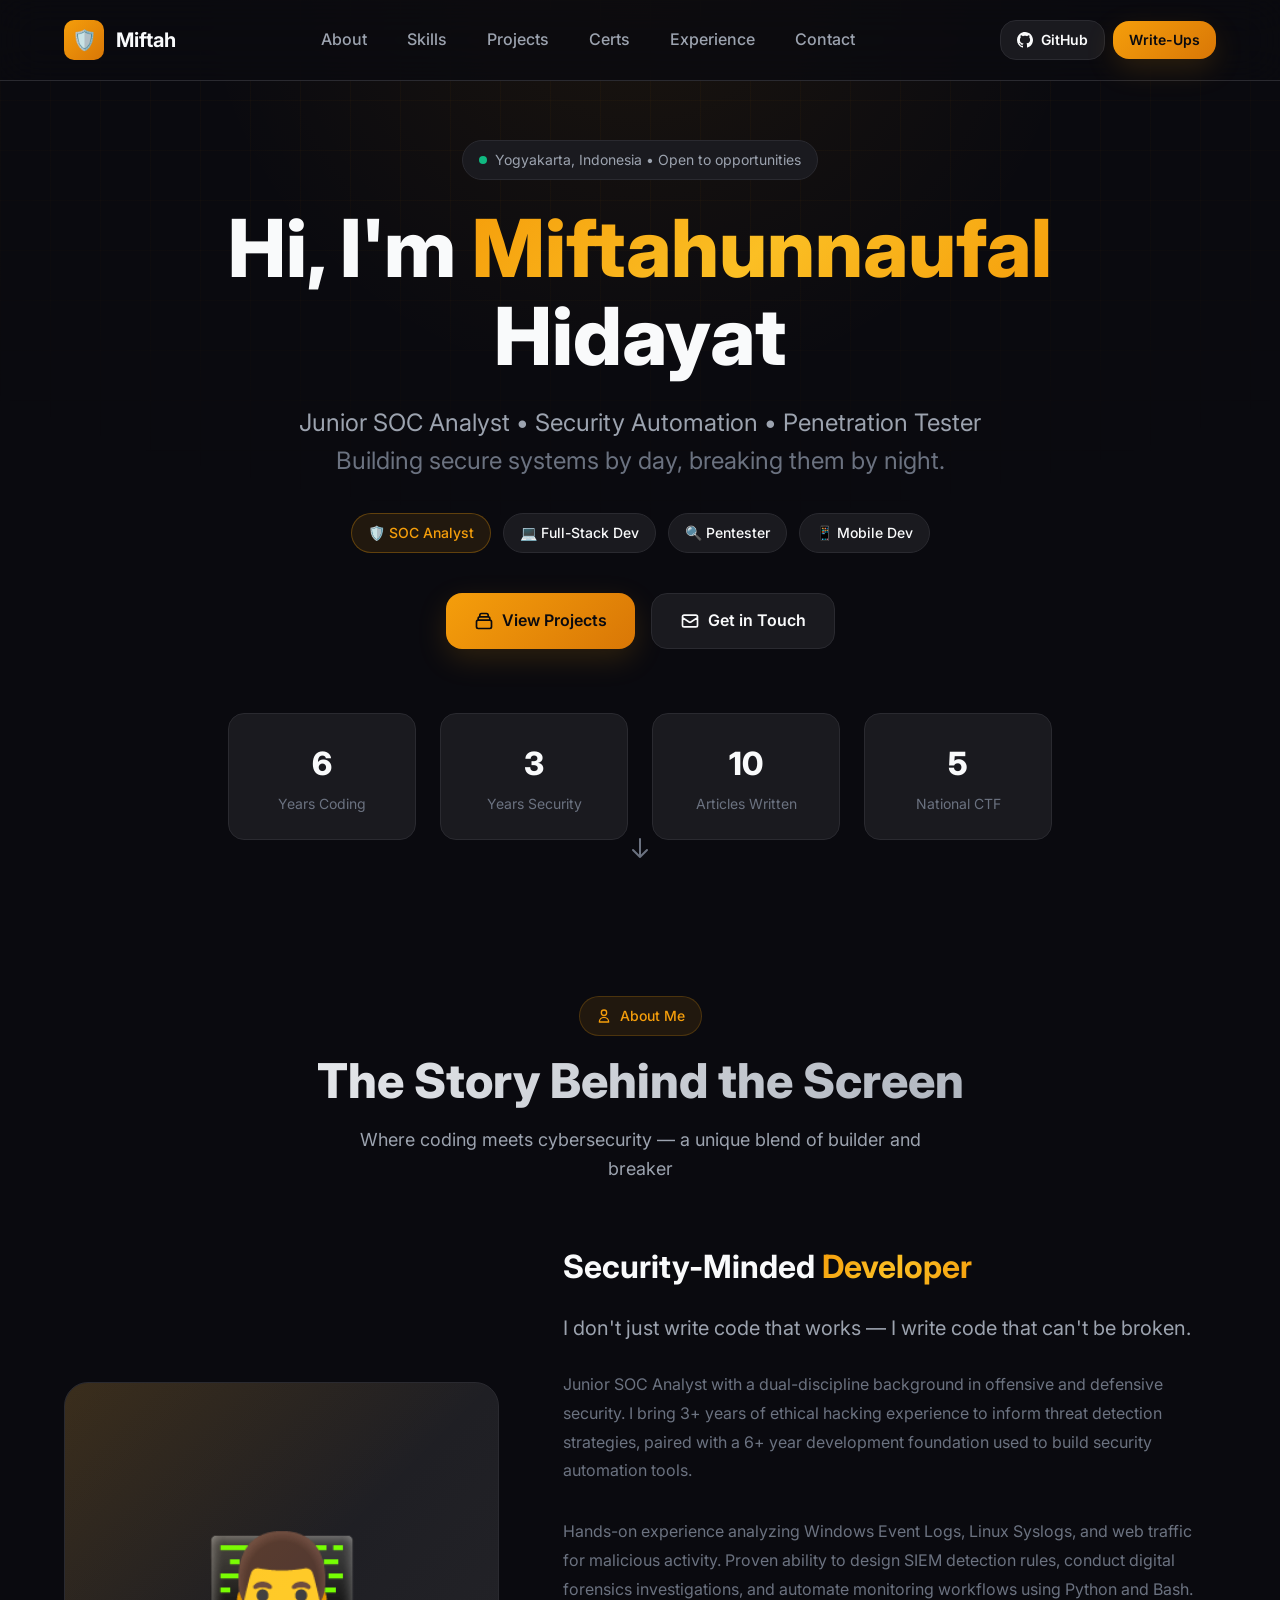
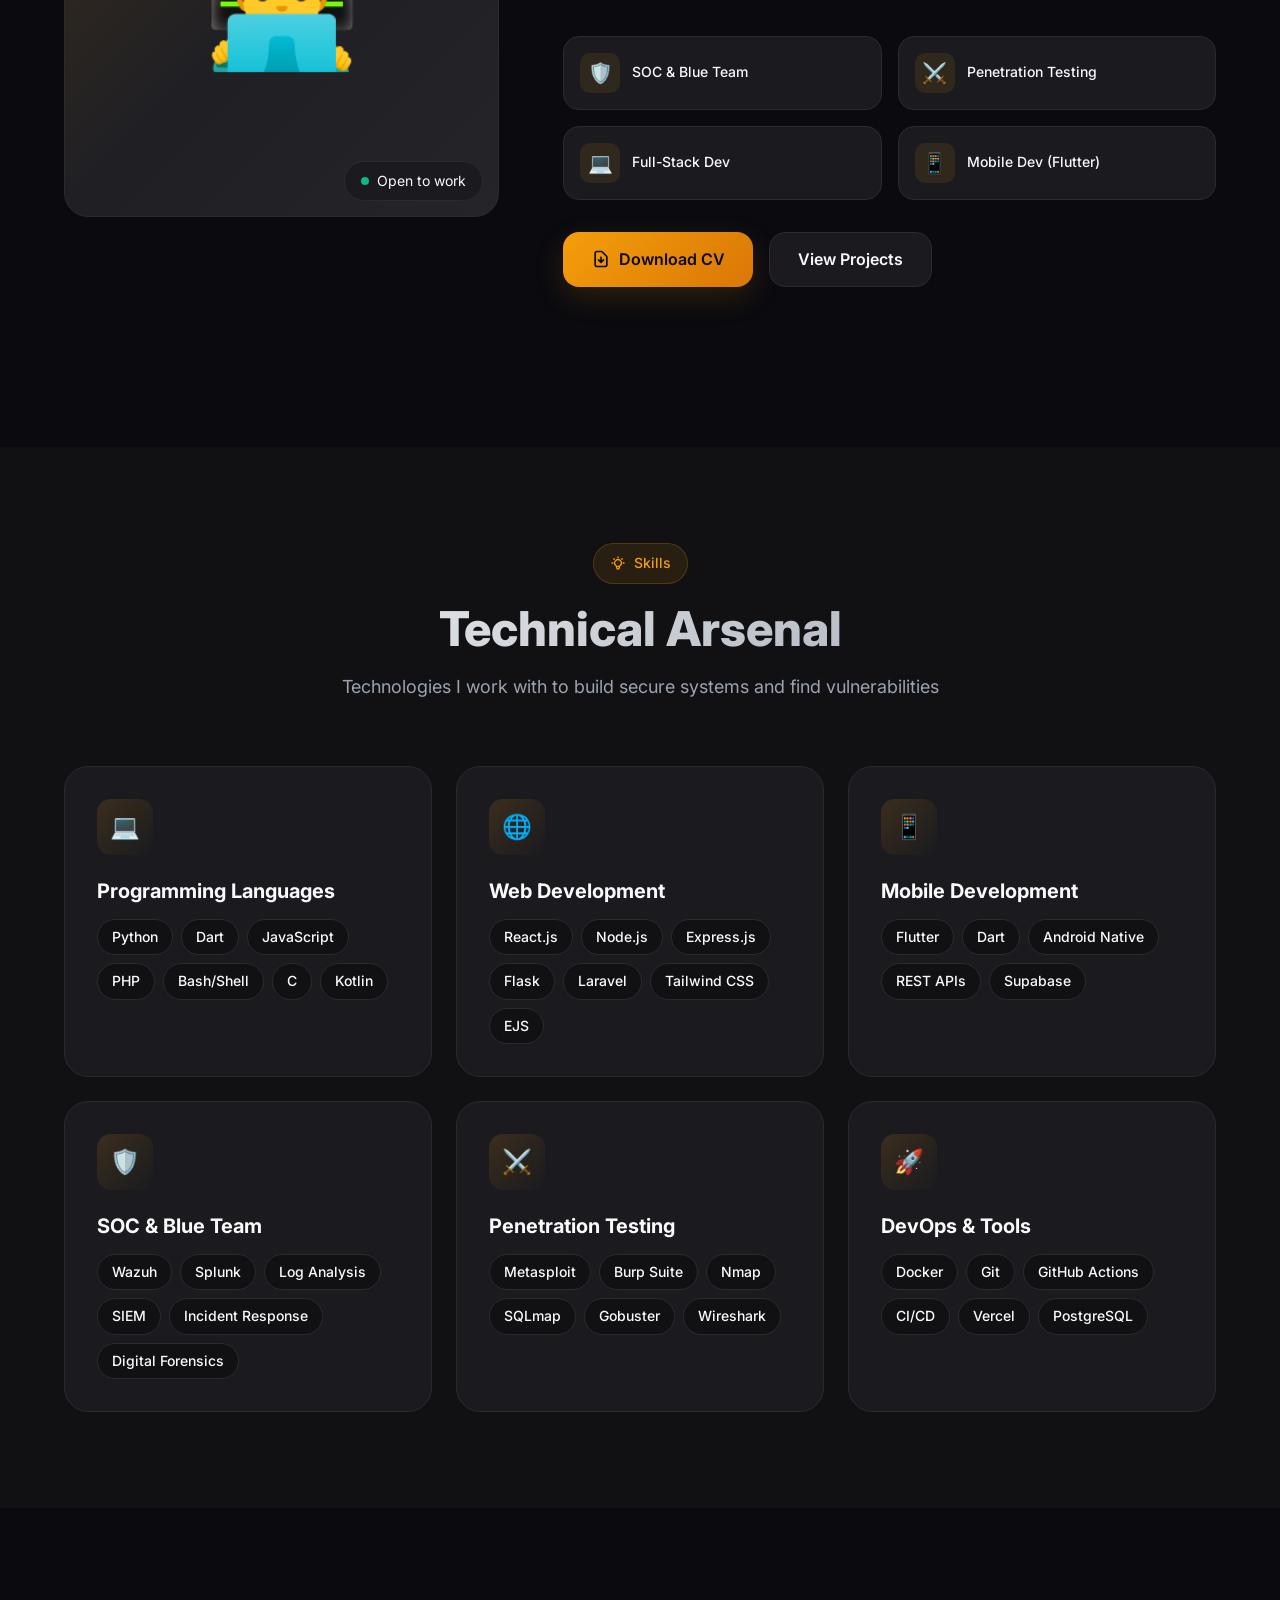
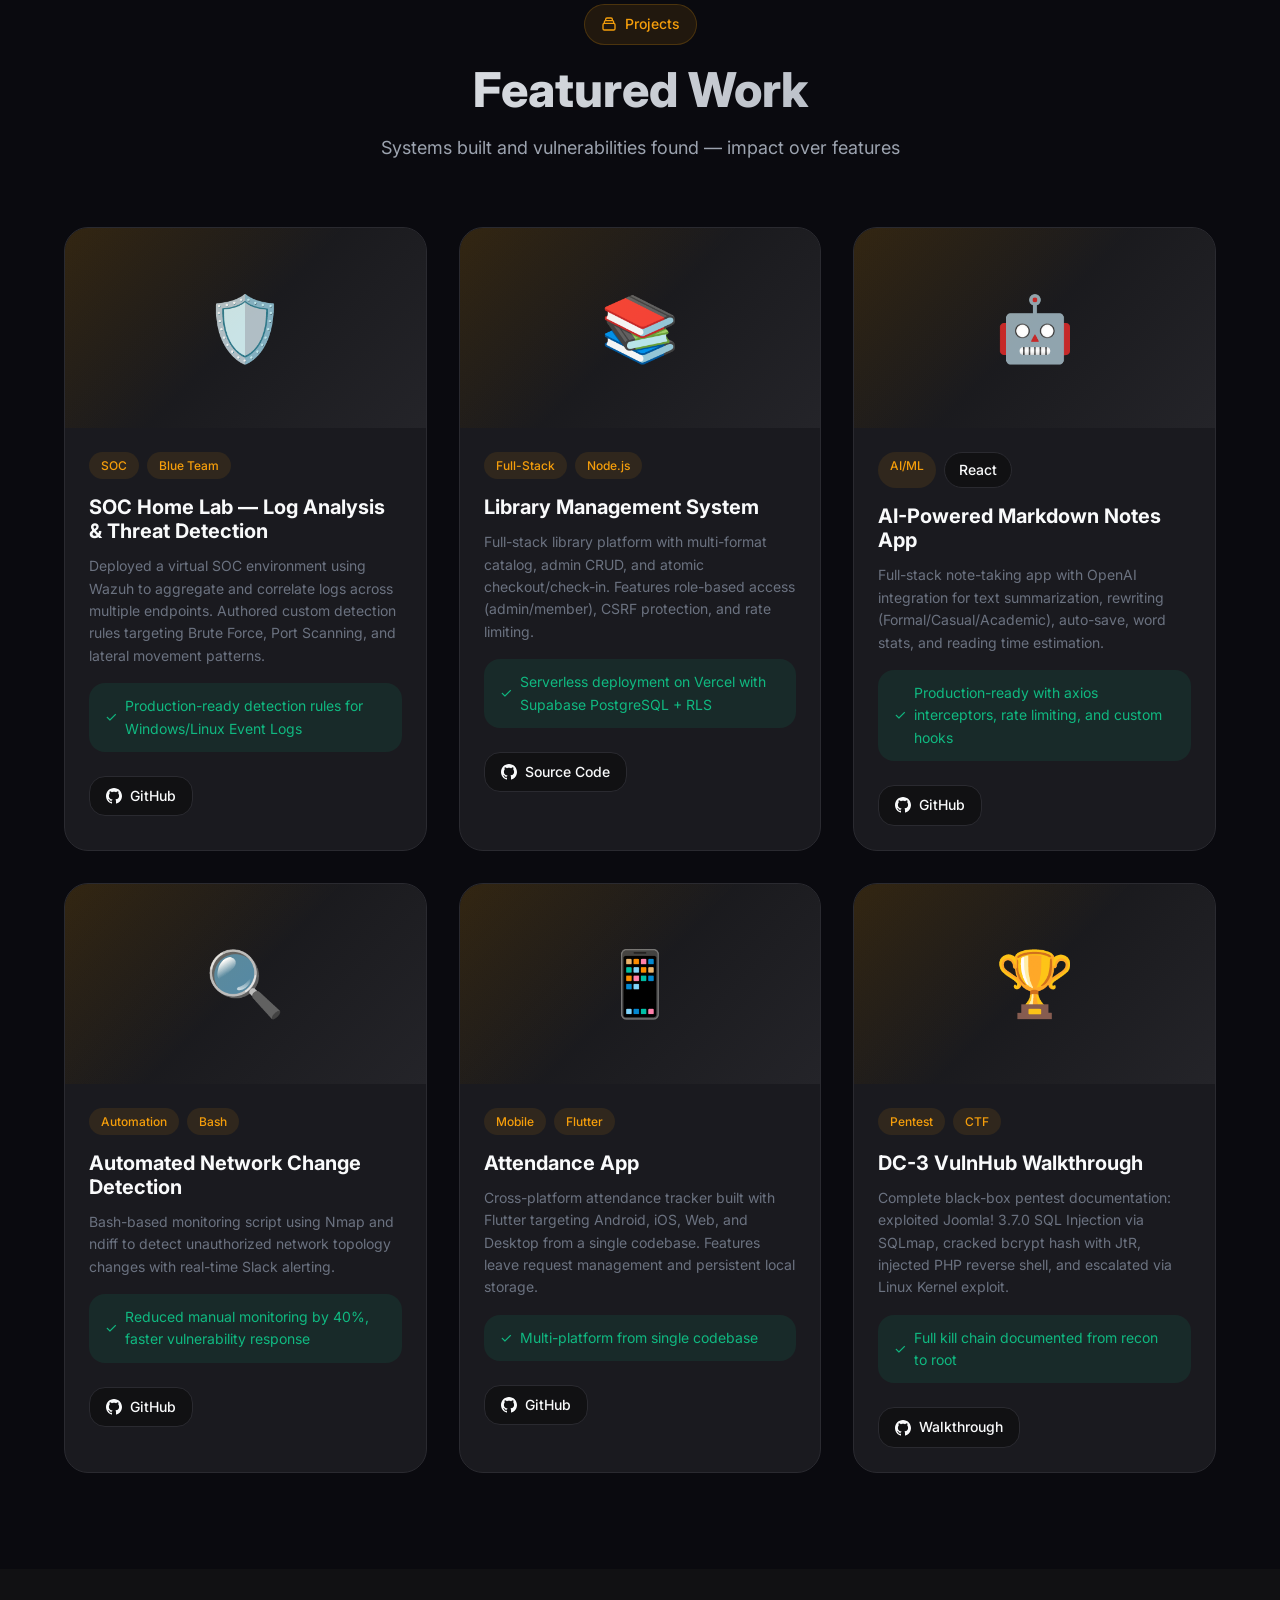
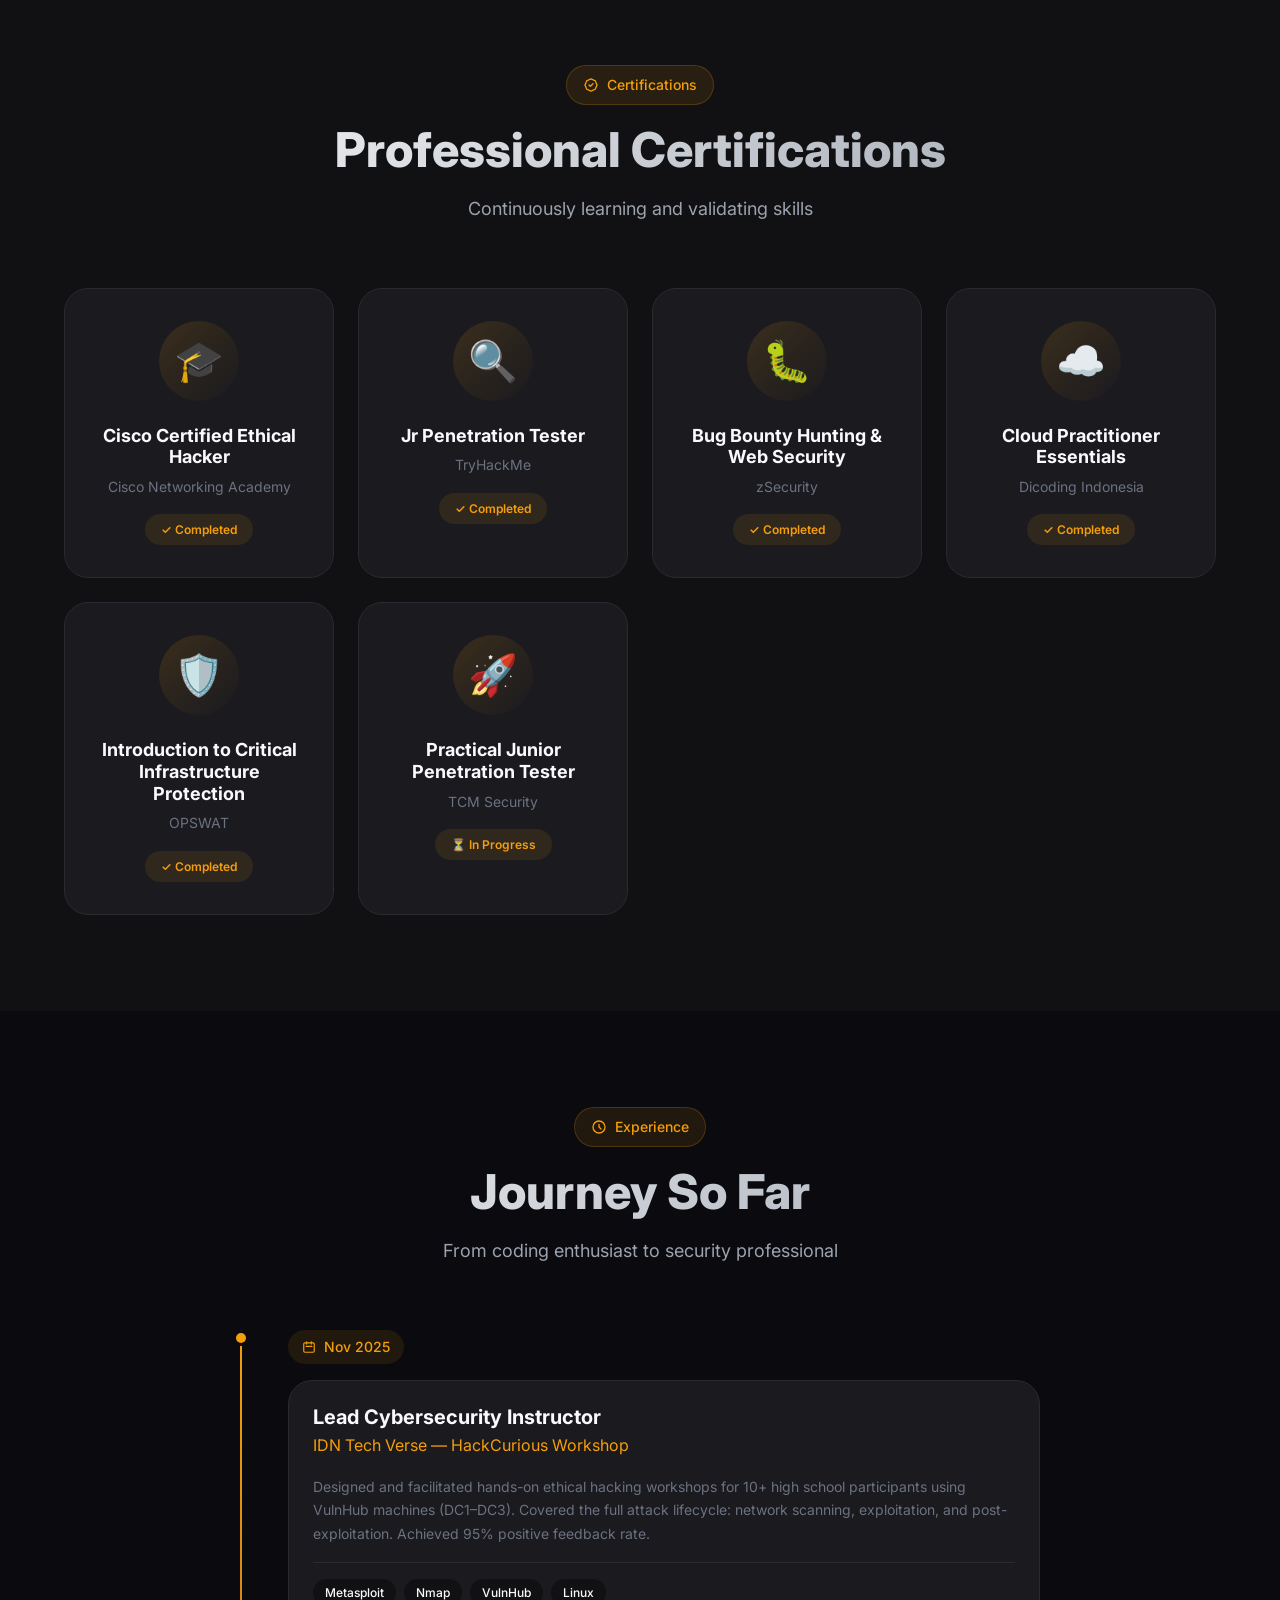
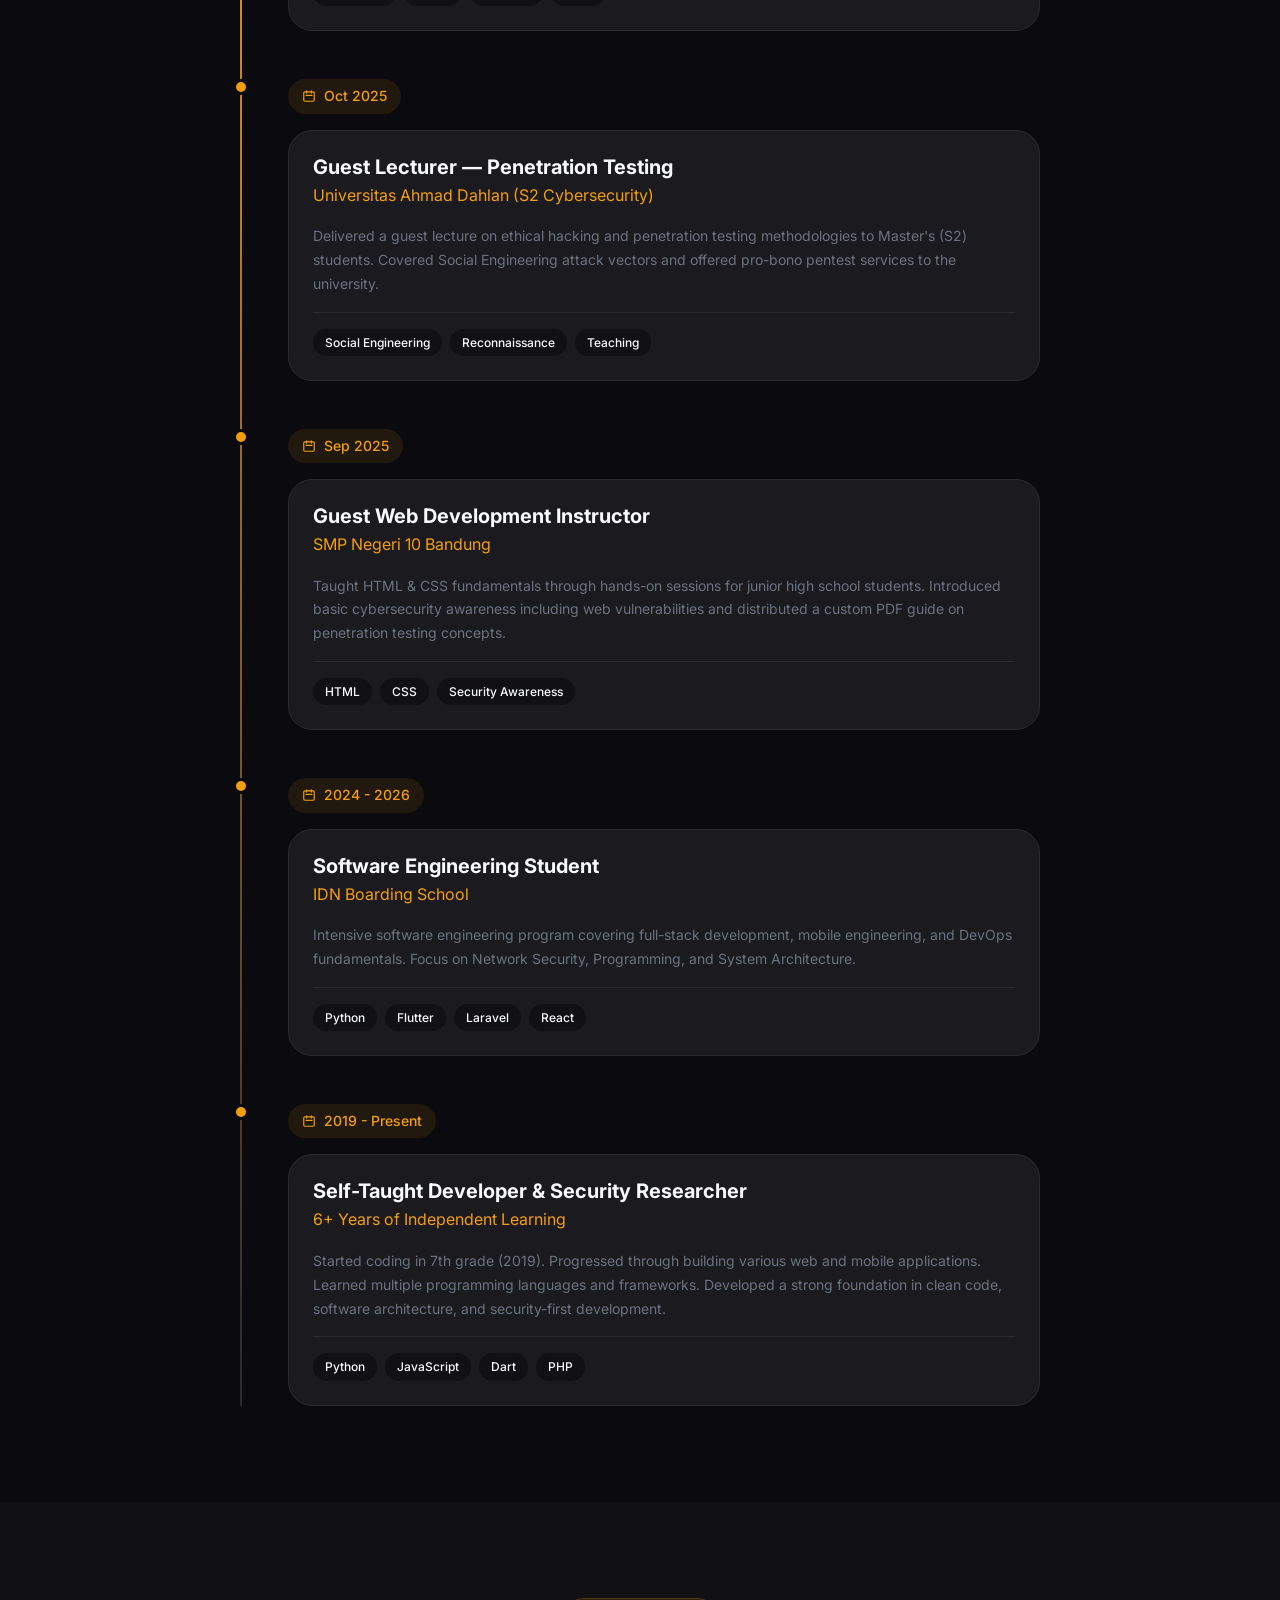
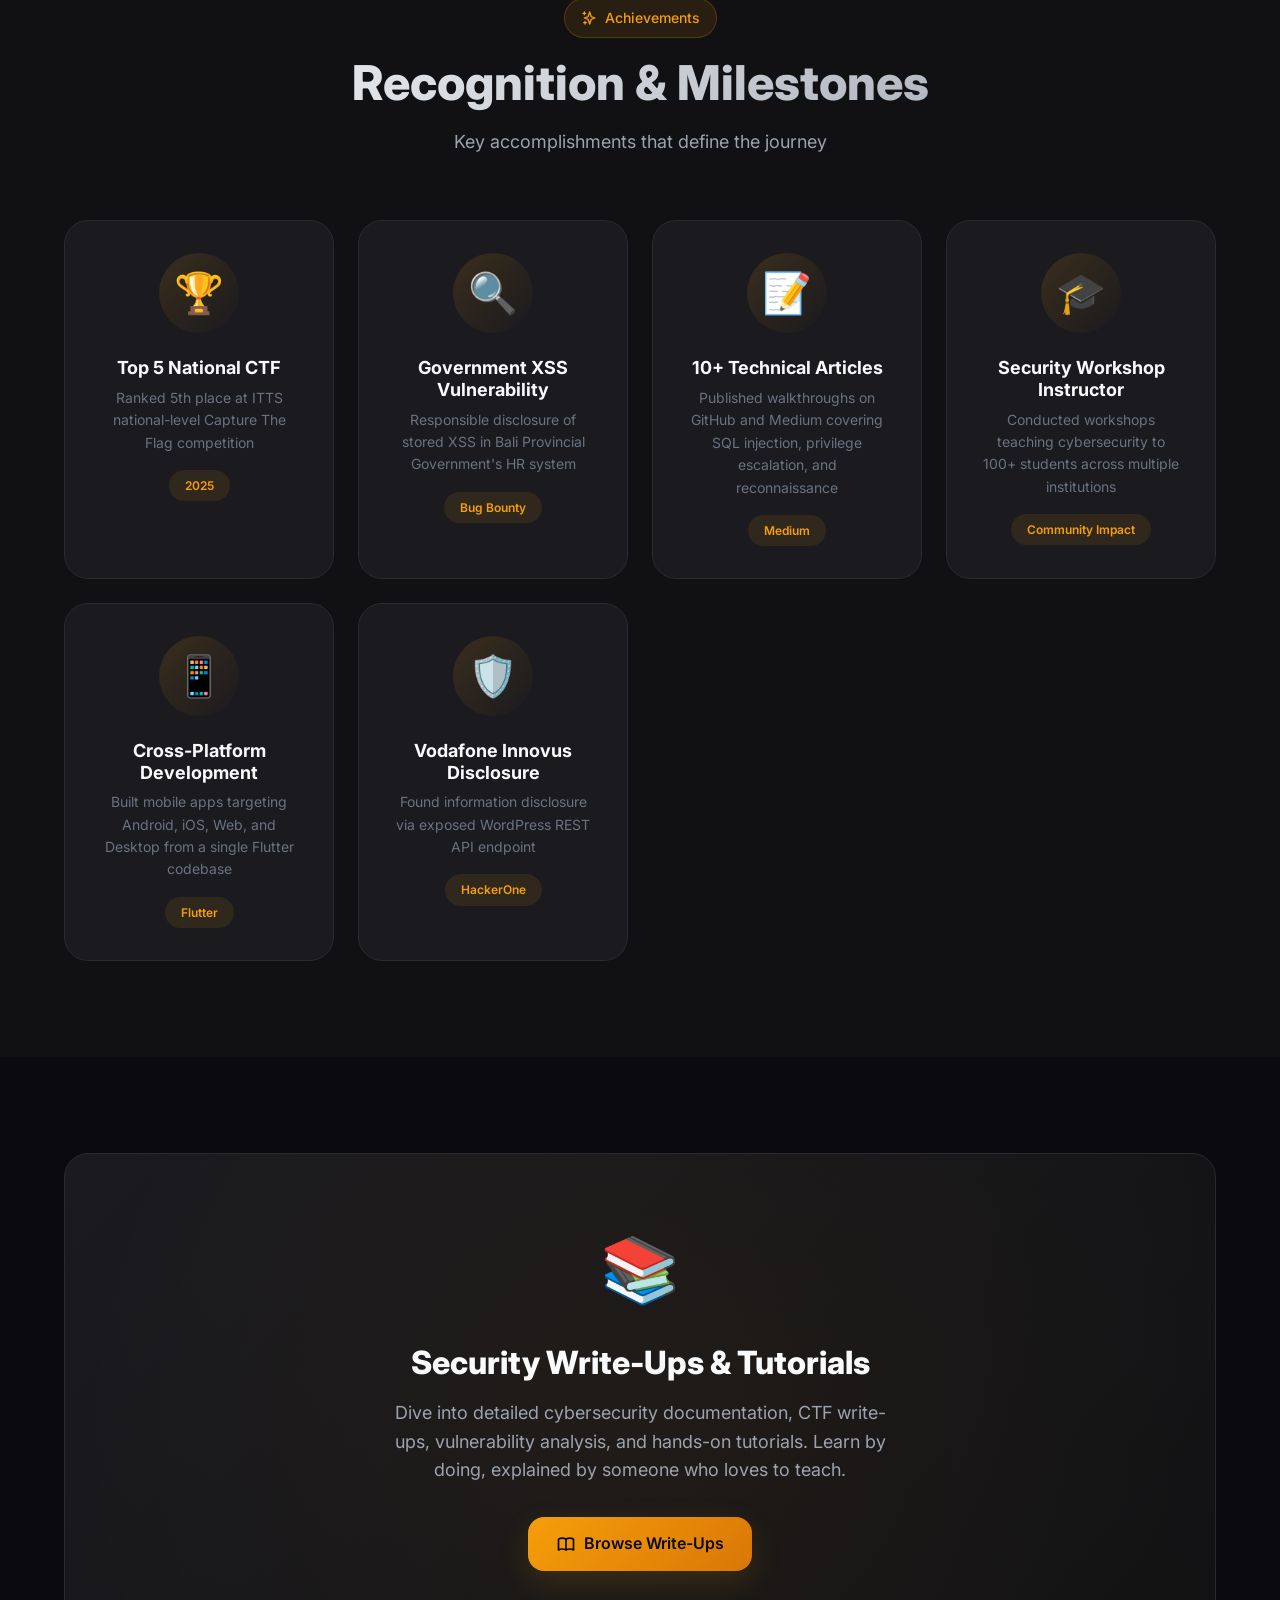
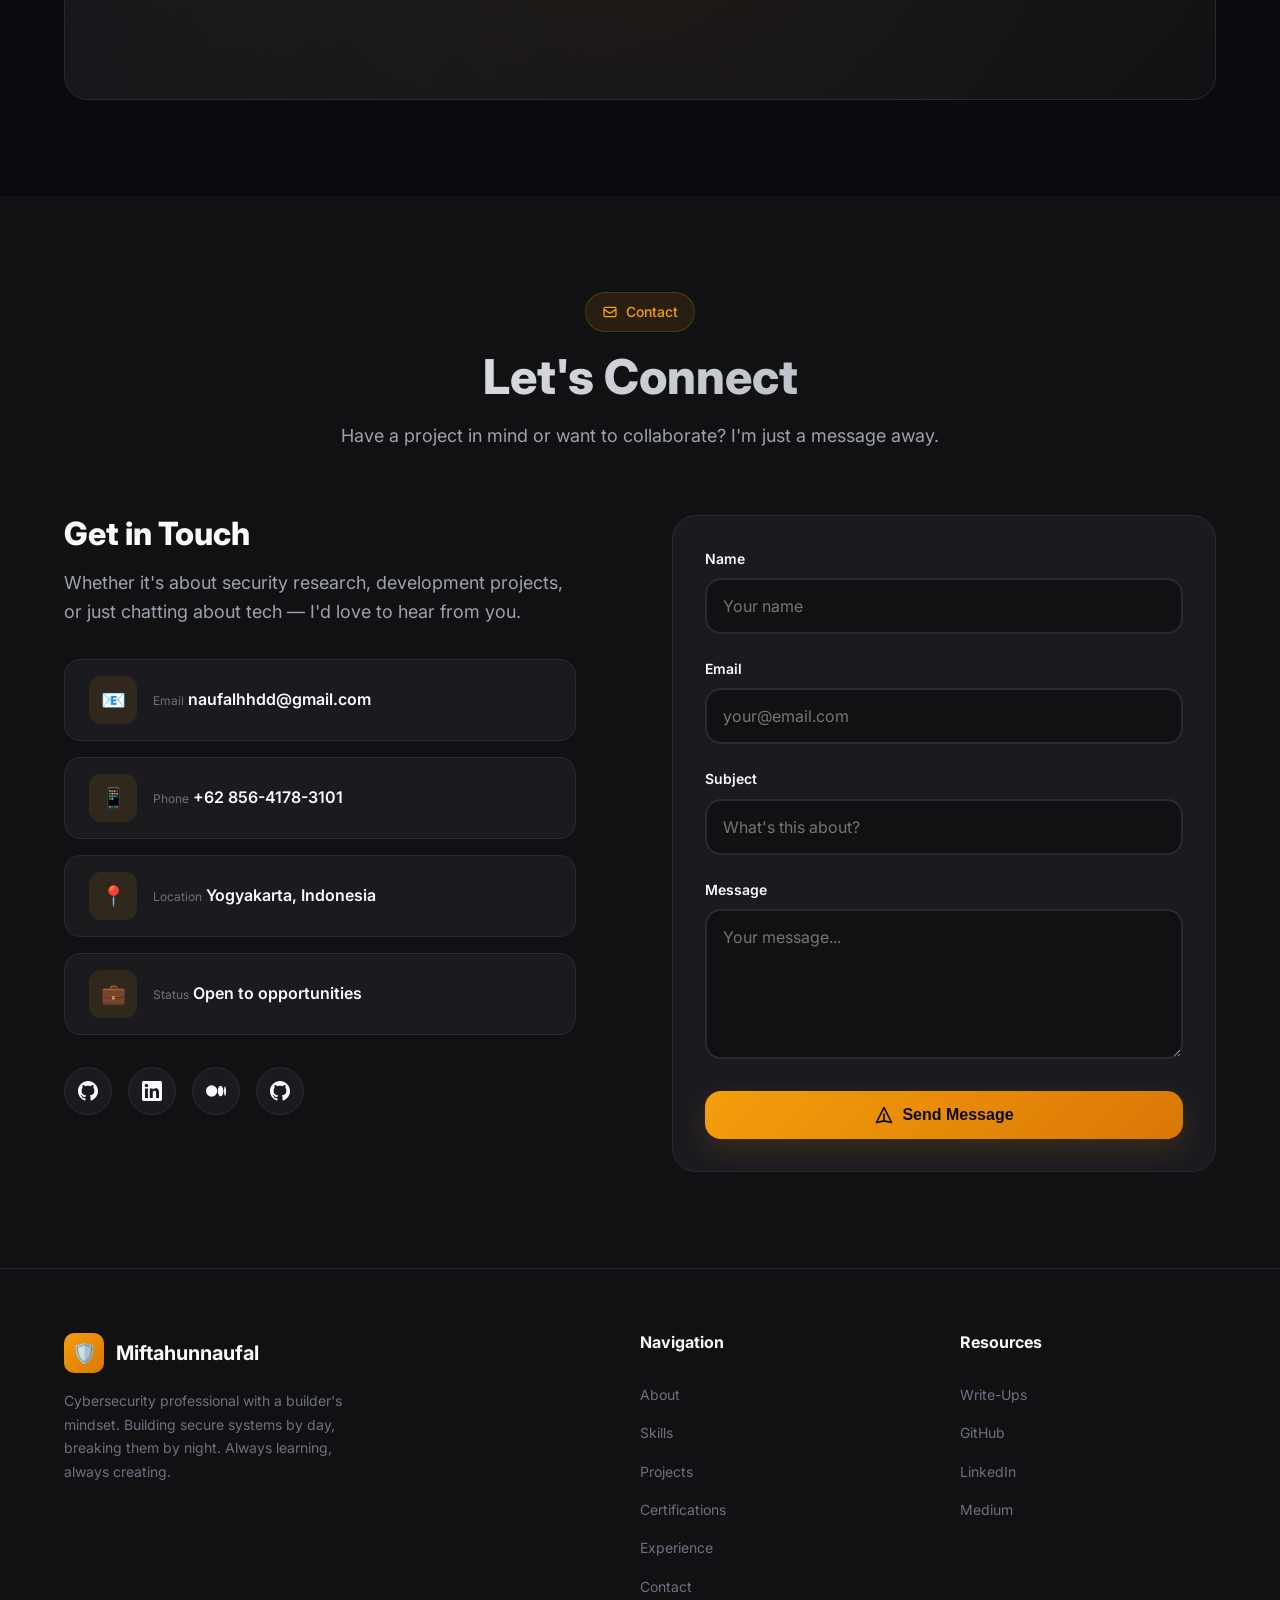
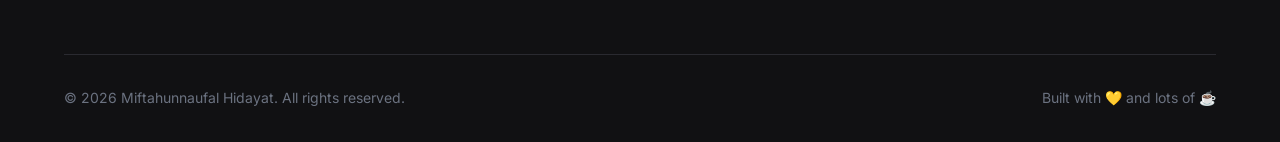
<file: index.html>
<!DOCTYPE html>
<html lang="en">
<head>
  <meta charset="UTF-8">
  <meta name="viewport" content="width=device-width, initial-scale=1.0">
  <meta name="description" content="Miftahunnaufal Hidayat - Junior SOC Analyst, Full-Stack Developer & Penetration Tester. Building secure systems by day, breaking them by night.">
  <meta name="author" content="Miftahunnaufal Hidayat">
  <meta name="theme-color" content="#0a0a0f">
  <title>Miftahunnaufal Hidayat | Cybersecurity Engineer & Developer</title>
  
  <link rel="preconnect" href="https://fonts.googleapis.com">
  <link href="https://fonts.googleapis.com/css2?family=Inter:wght@300;400;500;600;700;800&display=swap" rel="stylesheet">
  <link rel="stylesheet" href="static/portfolio.css">
  
  <link rel="icon" href="data:image/svg+xml,<svg xmlns=%22http://www.w3.org/2000/svg%22 viewBox=%220 0 100 100%22><text y=%22.9em%22 font-size=%2290%22>🛡️</text></svg>">
</head>
<body>
  
  <!-- Navigation -->
  <nav class="navbar">
    <div class="container">
      <a href="#" class="nav-brand">
        <div class="nav-brand-icon">🛡️</div>
        <span>Miftah</span>
      </a>
      
      <ul class="nav-links">
        <li><a href="#about" class="nav-link">About</a></li>
        <li><a href="#skills" class="nav-link">Skills</a></li>
        <li><a href="#projects" class="nav-link">Projects</a></li>
        <li><a href="#certifications" class="nav-link">Certs</a></li>
        <li><a href="#experience" class="nav-link">Experience</a></li>
        <li><a href="#contact" class="nav-link">Contact</a></li>
      </ul>
      
      <div class="nav-cta">
        <a href="https://github.com/mifnaufal" target="_blank" class="btn btn-secondary btn-sm">
          <svg width="16" height="16" fill="currentColor" viewBox="0 0 24 24"><path d="M12 0c-6.626 0-12 5.373-12 12 0 5.302 3.438 9.8 8.207 11.387.599.111.793-.261.793-.577v-2.234c-3.338.726-4.033-1.416-4.033-1.416-.546-1.387-1.333-1.756-1.333-1.756-1.089-.745.083-.729.083-.729 1.205.084 1.839 1.237 1.839 1.237 1.07 1.834 2.807 1.304 3.492.997.107-.775.418-1.305.762-1.604-2.665-.305-5.467-1.334-5.467-5.931 0-1.311.469-2.381 1.236-3.221-.124-.303-.535-1.524.117-3.176 0 0 1.008-.322 3.301 1.23.957-.266 1.983-.399 3.003-.404 1.02.005 2.047.138 3.006.404 2.291-1.552 3.297-1.23 3.297-1.23.653 1.653.242 2.874.118 3.176.77.84 1.235 1.911 1.235 3.221 0 4.609-2.807 5.624-5.479 5.921.43.372.823 1.102.823 2.222v3.293c0 .319.192.694.801.576 4.765-1.589 8.199-6.086 8.199-11.386 0-6.627-5.373-12-12-12z"/></svg>
          GitHub
        </a>
        <a href="/writeups" class="btn btn-primary btn-sm">Write-Ups</a>
      </div>
      
      <button class="mobile-menu-btn" aria-label="Toggle menu">
        <span></span>
        <span></span>
        <span></span>
      </button>
    </div>
  </nav>

  <!-- Hero Section -->
  <section class="hero" id="home">
    <div class="hero-bg">
      <div class="hero-gradient"></div>
      <div class="hero-grid"></div>
    </div>
    
    <div class="container">
      <div class="hero-content">
        <div class="hero-badge">
          <span class="hero-badge-dot"></span>
          <span>Yogyakarta, Indonesia • Open to opportunities</span>
        </div>
        
        <h1 class="hero-title">
          Hi, I'm <span class="gradient-text">Miftahunnaufal</span><br>
          Hidayat
        </h1>
        
        <p class="hero-subtitle">
          Junior SOC Analyst • Security Automation • Penetration Tester<br>
          <span style="color: var(--text-muted);">Building secure systems by day, breaking them by night.</span>
        </p>
        
        <div class="hero-roles">
          <span class="hero-role highlight">🛡️ SOC Analyst</span>
          <span class="hero-role">💻 Full-Stack Dev</span>
          <span class="hero-role">🔍 Pentester</span>
          <span class="hero-role">📱 Mobile Dev</span>
        </div>
        
        <div class="hero-actions">
          <a href="#projects" class="btn btn-primary">
            <svg width="20" height="20" fill="none" stroke="currentColor" viewBox="0 0 24 24">
              <path stroke-linecap="round" stroke-linejoin="round" stroke-width="2" d="M19 11H5m14 0a2 2 0 012 2v6a2 2 0 01-2 2H5a2 2 0 01-2-2v-6a2 2 0 012-2m14 0V9a2 2 0 00-2-2M5 11V9a2 2 0 012-2m0 0V5a2 2 0 012-2h6a2 2 0 012 2v2M7 7h10"/>
            </svg>
            View Projects
          </a>
          <a href="#contact" class="btn btn-secondary">
            <svg width="20" height="20" fill="none" stroke="currentColor" viewBox="0 0 24 24">
              <path stroke-linecap="round" stroke-linejoin="round" stroke-width="2" d="M3 8l7.89 5.26a2 2 0 002.22 0L21 8M5 19h14a2 2 0 002-2V7a2 2 0 00-2-2H5a2 2 0 00-2 2v10a2 2 0 002 2z"/>
            </svg>
            Get in Touch
          </a>
        </div>
        
        <div class="hero-stats">
          <div class="hero-stat">
            <div class="hero-stat-value" data-count="6">6+</div>
            <div class="hero-stat-label">Years Coding</div>
          </div>
          <div class="hero-stat">
            <div class="hero-stat-value" data-count="3">3+</div>
            <div class="hero-stat-label">Years Security</div>
          </div>
          <div class="hero-stat">
            <div class="hero-stat-value" data-count="10">10+</div>
            <div class="hero-stat-label">Articles Written</div>
          </div>
          <div class="hero-stat">
            <div class="hero-stat-value" data-count="5">Top 5</div>
            <div class="hero-stat-label">National CTF</div>
          </div>
        </div>
      </div>
    </div>
    
    <div class="scroll-indicator">
      <svg fill="none" stroke="currentColor" viewBox="0 0 24 24">
        <path stroke-linecap="round" stroke-linejoin="round" stroke-width="2" d="M19 14l-7 7m0 0l-7-7m7 7V3"/>
      </svg>
    </div>
  </section>

  <!-- About Section -->
  <section class="section" id="about">
    <div class="container">
      <div class="section-header">
        <div class="section-badge">
          <svg width="16" height="16" fill="none" stroke="currentColor" viewBox="0 0 24 24">
            <path stroke-linecap="round" stroke-linejoin="round" stroke-width="2" d="M16 7a4 4 0 11-8 0 4 4 0 018 0zM12 14a7 7 0 00-7 7h14a7 7 0 00-7-7z"/>
          </svg>
          <span>About Me</span>
        </div>
        <h2 class="section-title">The Story Behind the Screen</h2>
        <p class="section-subtitle">Where coding meets cybersecurity — a unique blend of builder and breaker</p>
      </div>
      
      <div class="about-grid">
        <div class="about-image animate-on-scroll">
          <div class="about-avatar">👨‍💻</div>
          <div class="about-status">
            <span class="about-status-dot"></span>
            <span>Open to work</span>
          </div>
        </div>
        
        <div class="about-content animate-on-scroll" data-delay="100">
          <h2>Security-Minded <span class="gradient-text">Developer</span></h2>
          
          <p class="about-intro">
            I don't just write code that works — I write code that can't be broken.
          </p>
          
          <p class="about-text">
            Junior SOC Analyst with a dual-discipline background in offensive and defensive security. I bring 3+ years of ethical hacking experience to inform threat detection strategies, paired with a 6+ year development foundation used to build security automation tools.
          </p>
          
          <p class="about-text">
            Hands-on experience analyzing Windows Event Logs, Linux Syslogs, and web traffic for malicious activity. Proven ability to design SIEM detection rules, conduct digital forensics investigations, and automate monitoring workflows using Python and Bash.
          </p>
          
          <div class="about-highlights">
            <div class="about-highlight">
              <div class="about-highlight-icon">🛡️</div>
              <span class="about-highlight-text">SOC & Blue Team</span>
            </div>
            <div class="about-highlight">
              <div class="about-highlight-icon">⚔️</div>
              <span class="about-highlight-text">Penetration Testing</span>
            </div>
            <div class="about-highlight">
              <div class="about-highlight-icon">💻</div>
              <span class="about-highlight-text">Full-Stack Dev</span>
            </div>
            <div class="about-highlight">
              <div class="about-highlight-icon">📱</div>
              <span class="about-highlight-text">Mobile Dev (Flutter)</span>
            </div>
          </div>
          
          <div class="hero-actions" style="justify-content: flex-start;">
            <a href="#contact" class="btn btn-primary">
              <svg width="20" height="20" fill="none" stroke="currentColor" viewBox="0 0 24 24">
                <path stroke-linecap="round" stroke-linejoin="round" stroke-width="2" d="M12 10v6m0 0l-3-3m3 3l3-3m2 8H7a2 2 0 01-2-2V5a2 2 0 012-2h5.586a1 1 0 01.707.293l5.414 5.414a1 1 0 01.293.707V19a2 2 0 01-2 2z"/>
              </svg>
              Download CV
            </a>
            <a href="#projects" class="btn btn-secondary">View Projects</a>
          </div>
        </div>
      </div>
    </div>
  </section>

  <!-- Skills Section -->
  <section class="section" id="skills" style="background: var(--bg-secondary);">
    <div class="container">
      <div class="section-header">
        <div class="section-badge">
          <svg width="16" height="16" fill="none" stroke="currentColor" viewBox="0 0 24 24">
            <path stroke-linecap="round" stroke-linejoin="round" stroke-width="2" d="M9.663 17h4.673M12 3v1m6.364 1.636l-.707.707M21 12h-1M4 12H3m3.343-5.657l-.707-.707m2.828 9.9a5 5 0 117.072 0l-.548.547A3.374 3.374 0 0014 18.469V19a2 2 0 11-4 0v-.531c0-.895-.356-1.754-.988-2.386l-.548-.547z"/>
          </svg>
          <span>Skills</span>
        </div>
        <h2 class="section-title">Technical Arsenal</h2>
        <p class="section-subtitle">Technologies I work with to build secure systems and find vulnerabilities</p>
      </div>
      
      <div class="skills-grid">
        <div class="skill-category animate-on-scroll">
          <div class="skill-category-icon">💻</div>
          <h3 class="skill-category-title">Programming Languages</h3>
          <div class="skill-tags">
            <span class="skill-tag">Python</span>
            <span class="skill-tag">Dart</span>
            <span class="skill-tag">JavaScript</span>
            <span class="skill-tag">PHP</span>
            <span class="skill-tag">Bash/Shell</span>
            <span class="skill-tag">C</span>
            <span class="skill-tag">Kotlin</span>
          </div>
        </div>
        
        <div class="skill-category animate-on-scroll" data-delay="100">
          <div class="skill-category-icon">🌐</div>
          <h3 class="skill-category-title">Web Development</h3>
          <div class="skill-tags">
            <span class="skill-tag">React.js</span>
            <span class="skill-tag">Node.js</span>
            <span class="skill-tag">Express.js</span>
            <span class="skill-tag">Flask</span>
            <span class="skill-tag">Laravel</span>
            <span class="skill-tag">Tailwind CSS</span>
            <span class="skill-tag">EJS</span>
          </div>
        </div>
        
        <div class="skill-category animate-on-scroll" data-delay="200">
          <div class="skill-category-icon">📱</div>
          <h3 class="skill-category-title">Mobile Development</h3>
          <div class="skill-tags">
            <span class="skill-tag">Flutter</span>
            <span class="skill-tag">Dart</span>
            <span class="skill-tag">Android Native</span>
            <span class="skill-tag">REST APIs</span>
            <span class="skill-tag">Supabase</span>
          </div>
        </div>
        
        <div class="skill-category animate-on-scroll" data-delay="300">
          <div class="skill-category-icon">🛡️</div>
          <h3 class="skill-category-title">SOC & Blue Team</h3>
          <div class="skill-tags">
            <span class="skill-tag">Wazuh</span>
            <span class="skill-tag">Splunk</span>
            <span class="skill-tag">Log Analysis</span>
            <span class="skill-tag">SIEM</span>
            <span class="skill-tag">Incident Response</span>
            <span class="skill-tag">Digital Forensics</span>
          </div>
        </div>
        
        <div class="skill-category animate-on-scroll" data-delay="400">
          <div class="skill-category-icon">⚔️</div>
          <h3 class="skill-category-title">Penetration Testing</h3>
          <div class="skill-tags">
            <span class="skill-tag">Metasploit</span>
            <span class="skill-tag">Burp Suite</span>
            <span class="skill-tag">Nmap</span>
            <span class="skill-tag">SQLmap</span>
            <span class="skill-tag">Gobuster</span>
            <span class="skill-tag">Wireshark</span>
          </div>
        </div>
        
        <div class="skill-category animate-on-scroll" data-delay="500">
          <div class="skill-category-icon">🚀</div>
          <h3 class="skill-category-title">DevOps & Tools</h3>
          <div class="skill-tags">
            <span class="skill-tag">Docker</span>
            <span class="skill-tag">Git</span>
            <span class="skill-tag">GitHub Actions</span>
            <span class="skill-tag">CI/CD</span>
            <span class="skill-tag">Vercel</span>
            <span class="skill-tag">PostgreSQL</span>
          </div>
        </div>
      </div>
    </div>
  </section>

  <!-- Projects Section -->
  <section class="section" id="projects">
    <div class="container">
      <div class="section-header">
        <div class="section-badge">
          <svg width="16" height="16" fill="none" stroke="currentColor" viewBox="0 0 24 24">
            <path stroke-linecap="round" stroke-linejoin="round" stroke-width="2" d="M19 11H5m14 0a2 2 0 012 2v6a2 2 0 01-2 2H5a2 2 0 01-2-2v-6a2 2 0 012-2m14 0V9a2 2 0 00-2-2M5 11V9a2 2 0 012-2m0 0V5a2 2 0 012-2h6a2 2 0 012 2v2M7 7h10"/>
          </svg>
          <span>Projects</span>
        </div>
        <h2 class="section-title">Featured Work</h2>
        <p class="section-subtitle">Systems built and vulnerabilities found — impact over features</p>
      </div>
      
      <div class="projects-grid">
        <!-- SOC Home Lab -->
        <div class="project-card animate-on-scroll">
          <div class="project-image">🛡️</div>
          <div class="project-content">
            <div class="project-tags">
              <span class="project-tag">SOC</span>
              <span class="project-tag">Blue Team</span>
            </div>
            <h3 class="project-title">SOC Home Lab — Log Analysis & Threat Detection</h3>
            <p class="project-description">
              Deployed a virtual SOC environment using Wazuh to aggregate and correlate logs across multiple endpoints. Authored custom detection rules targeting Brute Force, Port Scanning, and lateral movement patterns.
            </p>
            <div class="project-impact">
              <span>✓</span>
              Production-ready detection rules for Windows/Linux Event Logs
            </div>
            <div class="project-links">
              <a href="https://github.com/alxzy09/SOC-Learn" target="_blank" class="project-link">
                <svg width="16" height="16" fill="currentColor" viewBox="0 0 24 24"><path d="M12 0c-6.626 0-12 5.373-12 12 0 5.302 3.438 9.8 8.207 11.387.599.111.793-.261.793-.577v-2.234c-3.338.726-4.033-1.416-4.033-1.416-.546-1.387-1.333-1.756-1.333-1.756-1.089-.745.083-.729.083-.729 1.205.084 1.839 1.237 1.839 1.237 1.07 1.834 2.807 1.304 3.492.997.107-.775.418-1.305.762-1.604-2.665-.305-5.467-1.334-5.467-5.931 0-1.311.469-2.381 1.236-3.221-.124-.303-.535-1.524.117-3.176 0 0 1.008-.322 3.301 1.23.957-.266 1.983-.399 3.003-.404 1.02.005 2.047.138 3.006.404 2.291-1.552 3.297-1.23 3.297-1.23.653 1.653.242 2.874.118 3.176.77.84 1.235 1.911 1.235 3.221 0 4.609-2.807 5.624-5.479 5.921.43.372.823 1.102.823 2.222v3.293c0 .319.192.694.801.576 4.765-1.589 8.199-6.086 8.199-11.386 0-6.627-5.373-12-12-12z"/></svg>
                GitHub
              </a>
            </div>
          </div>
        </div>
        
        <!-- Library Management System -->
        <div class="project-card animate-on-scroll" data-delay="100">
          <div class="project-image">📚</div>
          <div class="project-content">
            <div class="project-tags">
              <span class="project-tag">Full-Stack</span>
              <span class="project-tag">Node.js</span>
            </div>
            <h3 class="project-title">Library Management System</h3>
            <p class="project-description">
              Full-stack library platform with multi-format catalog, admin CRUD, and atomic checkout/check-in. Features role-based access (admin/member), CSRF protection, and rate limiting.
            </p>
            <div class="project-impact">
              <span>✓</span>
              Serverless deployment on Vercel with Supabase PostgreSQL + RLS
            </div>
            <div class="project-links">
              <a href="https://github.com/mifnaufal/library-management-system" target="_blank" class="project-link">
                <svg width="16" height="16" fill="currentColor" viewBox="0 0 24 24"><path d="M12 0c-6.626 0-12 5.373-12 12 0 5.302 3.438 9.8 8.207 11.387.599.111.793-.261.793-.577v-2.234c-3.338.726-4.033-1.416-4.033-1.416-.546-1.387-1.333-1.756-1.333-1.756-1.089-.745.083-.729.083-.729 1.205.084 1.839 1.237 1.839 1.237 1.07 1.834 2.807 1.304 3.492.997.107-.775.418-1.305.762-1.604-2.665-.305-5.467-1.334-5.467-5.931 0-1.311.469-2.381 1.236-3.221-.124-.303-.535-1.524.117-3.176 0 0 1.008-.322 3.301 1.23.957-.266 1.983-.399 3.003-.404 1.02.005 2.047.138 3.006.404 2.291-1.552 3.297-1.23 3.297-1.23.653 1.653.242 2.874.118 3.176.77.84 1.235 1.911 1.235 3.221 0 4.609-2.807 5.624-5.479 5.921.43.372.823 1.102.823 2.222v3.293c0 .319.192.694.801.576 4.765-1.589 8.199-6.086 8.199-11.386 0-6.627-5.373-12-12-12z"/></svg>
                Source Code
              </a>
            </div>
          </div>
        </div>
        
        <!-- AI Markdown Notes -->
        <div class="project-card animate-on-scroll" data-delay="200">
          <div class="project-image">🤖</div>
          <div class="project-content">
            <div class="project-tags">
              <span class="project-tag">AI/ML</span>
              <span class="skill-tag">React</span>
            </div>
            <h3 class="project-title">AI-Powered Markdown Notes App</h3>
            <p class="project-description">
              Full-stack note-taking app with OpenAI integration for text summarization, rewriting (Formal/Casual/Academic), auto-save, word stats, and reading time estimation.
            </p>
            <div class="project-impact">
              <span>✓</span>
              Production-ready with axios interceptors, rate limiting, and custom hooks
            </div>
            <div class="project-links">
              <a href="https://github.com/mifnaufal/AI-Powered-Markdown-Notes-App" target="_blank" class="project-link">
                <svg width="16" height="16" fill="currentColor" viewBox="0 0 24 24"><path d="M12 0c-6.626 0-12 5.373-12 12 0 5.302 3.438 9.8 8.207 11.387.599.111.793-.261.793-.577v-2.234c-3.338.726-4.033-1.416-4.033-1.416-.546-1.387-1.333-1.756-1.333-1.756-1.089-.745.083-.729.083-.729 1.205.084 1.839 1.237 1.839 1.237 1.07 1.834 2.807 1.304 3.492.997.107-.775.418-1.305.762-1.604-2.665-.305-5.467-1.334-5.467-5.931 0-1.311.469-2.381 1.236-3.221-.124-.303-.535-1.524.117-3.176 0 0 1.008-.322 3.301 1.23.957-.266 1.983-.399 3.003-.404 1.02.005 2.047.138 3.006.404 2.291-1.552 3.297-1.23 3.297-1.23.653 1.653.242 2.874.118 3.176.77.84 1.235 1.911 1.235 3.221 0 4.609-2.807 5.624-5.479 5.921.43.372.823 1.102.823 2.222v3.293c0 .319.192.694.801.576 4.765-1.589 8.199-6.086 8.199-11.386 0-6.627-5.373-12-12-12z"/></svg>
                GitHub
              </a>
            </div>
          </div>
        </div>
        
        <!-- Network Change Detection -->
        <div class="project-card animate-on-scroll" data-delay="300">
          <div class="project-image">🔍</div>
          <div class="project-content">
            <div class="project-tags">
              <span class="project-tag">Automation</span>
              <span class="project-tag">Bash</span>
            </div>
            <h3 class="project-title">Automated Network Change Detection</h3>
            <p class="project-description">
              Bash-based monitoring script using Nmap and ndiff to detect unauthorized network topology changes with real-time Slack alerting.
            </p>
            <div class="project-impact">
              <span>✓</span>
              Reduced manual monitoring by 40%, faster vulnerability response
            </div>
            <div class="project-links">
              <a href="https://github.com/alxzy09/Automated-Network-Change-Detection-System" target="_blank" class="project-link">
                <svg width="16" height="16" fill="currentColor" viewBox="0 0 24 24"><path d="M12 0c-6.626 0-12 5.373-12 12 0 5.302 3.438 9.8 8.207 11.387.599.111.793-.261.793-.577v-2.234c-3.338.726-4.033-1.416-4.033-1.416-.546-1.387-1.333-1.756-1.333-1.756-1.089-.745.083-.729.083-.729 1.205.084 1.839 1.237 1.839 1.237 1.07 1.834 2.807 1.304 3.492.997.107-.775.418-1.305.762-1.604-2.665-.305-5.467-1.334-5.467-5.931 0-1.311.469-2.381 1.236-3.221-.124-.303-.535-1.524.117-3.176 0 0 1.008-.322 3.301 1.23.957-.266 1.983-.399 3.003-.404 1.02.005 2.047.138 3.006.404 2.291-1.552 3.297-1.23 3.297-1.23.653 1.653.242 2.874.118 3.176.77.84 1.235 1.911 1.235 3.221 0 4.609-2.807 5.624-5.479 5.921.43.372.823 1.102.823 2.222v3.293c0 .319.192.694.801.576 4.765-1.589 8.199-6.086 8.199-11.386 0-6.627-5.373-12-12-12z"/></svg>
                GitHub
              </a>
            </div>
          </div>
        </div>
        
        <!-- Attendance App -->
        <div class="project-card animate-on-scroll" data-delay="400">
          <div class="project-image">📱</div>
          <div class="project-content">
            <div class="project-tags">
              <span class="project-tag">Mobile</span>
              <span class="project-tag">Flutter</span>
            </div>
            <h3 class="project-title">Attendance App</h3>
            <p class="project-description">
              Cross-platform attendance tracker built with Flutter targeting Android, iOS, Web, and Desktop from a single codebase. Features leave request management and persistent local storage.
            </p>
            <div class="project-impact">
              <span>✓</span>
              Multi-platform from single codebase
            </div>
            <div class="project-links">
              <a href="https://github.com/mifnaufal/Attendance-App" target="_blank" class="project-link">
                <svg width="16" height="16" fill="currentColor" viewBox="0 0 24 24"><path d="M12 0c-6.626 0-12 5.373-12 12 0 5.302 3.438 9.8 8.207 11.387.599.111.793-.261.793-.577v-2.234c-3.338.726-4.033-1.416-4.033-1.416-.546-1.387-1.333-1.756-1.333-1.756-1.089-.745.083-.729.083-.729 1.205.084 1.839 1.237 1.839 1.237 1.07 1.834 2.807 1.304 3.492.997.107-.775.418-1.305.762-1.604-2.665-.305-5.467-1.334-5.467-5.931 0-1.311.469-2.381 1.236-3.221-.124-.303-.535-1.524.117-3.176 0 0 1.008-.322 3.301 1.23.957-.266 1.983-.399 3.003-.404 1.02.005 2.047.138 3.006.404 2.291-1.552 3.297-1.23 3.297-1.23.653 1.653.242 2.874.118 3.176.77.84 1.235 1.911 1.235 3.221 0 4.609-2.807 5.624-5.479 5.921.43.372.823 1.102.823 2.222v3.293c0 .319.192.694.801.576 4.765-1.589 8.199-6.086 8.199-11.386 0-6.627-5.373-12-12-12z"/></svg>
                GitHub
              </a>
            </div>
          </div>
        </div>
        
        <!-- VulnHub DC-3 -->
        <div class="project-card animate-on-scroll" data-delay="500">
          <div class="project-image">🏆</div>
          <div class="project-content">
            <div class="project-tags">
              <span class="project-tag">Pentest</span>
              <span class="project-tag">CTF</span>
            </div>
            <h3 class="project-title">DC-3 VulnHub Walkthrough</h3>
            <p class="project-description">
              Complete black-box pentest documentation: exploited Joomla! 3.7.0 SQL Injection via SQLmap, cracked bcrypt hash with JtR, injected PHP reverse shell, and escalated via Linux Kernel exploit.
            </p>
            <div class="project-impact">
              <span>✓</span>
              Full kill chain documented from recon to root
            </div>
            <div class="project-links">
              <a href="https://github.com/alxzy09/DC3-vulnlabWalkthrough" target="_blank" class="project-link">
                <svg width="16" height="16" fill="currentColor" viewBox="0 0 24 24"><path d="M12 0c-6.626 0-12 5.373-12 12 0 5.302 3.438 9.8 8.207 11.387.599.111.793-.261.793-.577v-2.234c-3.338.726-4.033-1.416-4.033-1.416-.546-1.387-1.333-1.756-1.333-1.756-1.089-.745.083-.729.083-.729 1.205.084 1.839 1.237 1.839 1.237 1.07 1.834 2.807 1.304 3.492.997.107-.775.418-1.305.762-1.604-2.665-.305-5.467-1.334-5.467-5.931 0-1.311.469-2.381 1.236-3.221-.124-.303-.535-1.524.117-3.176 0 0 1.008-.322 3.301 1.23.957-.266 1.983-.399 3.003-.404 1.02.005 2.047.138 3.006.404 2.291-1.552 3.297-1.23 3.297-1.23.653 1.653.242 2.874.118 3.176.77.84 1.235 1.911 1.235 3.221 0 4.609-2.807 5.624-5.479 5.921.43.372.823 1.102.823 2.222v3.293c0 .319.192.694.801.576 4.765-1.589 8.199-6.086 8.199-11.386 0-6.627-5.373-12-12-12z"/></svg>
                Walkthrough
              </a>
            </div>
          </div>
        </div>
      </div>
    </div>
  </section>

  <!-- Certifications Section -->
  <section class="section" id="certifications" style="background: var(--bg-secondary);">
    <div class="container">
      <div class="section-header">
        <div class="section-badge">
          <svg width="16" height="16" fill="none" stroke="currentColor" viewBox="0 0 24 24">
            <path stroke-linecap="round" stroke-linejoin="round" stroke-width="2" d="M9 12l2 2 4-4M7.835 4.697a3.42 3.42 0 001.946-.806 3.42 3.42 0 014.438 0 3.42 3.42 0 001.946.806 3.42 3.42 0 013.138 3.138 3.42 3.42 0 00.806 1.946 3.42 3.42 0 010 4.438 3.42 3.42 0 00-.806 1.946 3.42 3.42 0 01-3.138 3.138 3.42 3.42 0 00-1.946.806 3.42 3.42 0 01-4.438 0 3.42 3.42 0 00-1.946-.806 3.42 3.42 0 01-3.138-3.138 3.42 3.42 0 00-.806-1.946 3.42 3.42 0 010-4.438 3.42 3.42 0 00.806-1.946 3.42 3.42 0 013.138-3.138z"/>
          </svg>
          <span>Certifications</span>
        </div>
        <h2 class="section-title">Professional Certifications</h2>
        <p class="section-subtitle">Continuously learning and validating skills</p>
      </div>
      
      <div class="achievements-grid">
        <div class="achievement-card animate-on-scroll">
          <div class="achievement-icon">🎓</div>
          <h3 class="achievement-title">Cisco Certified Ethical Hacker</h3>
          <p class="achievement-description">Cisco Networking Academy</p>
          <span class="achievement-badge">✓ Completed</span>
        </div>
        
        <div class="achievement-card animate-on-scroll" data-delay="100">
          <div class="achievement-icon">🔍</div>
          <h3 class="achievement-title">Jr Penetration Tester</h3>
          <p class="achievement-description">TryHackMe</p>
          <span class="achievement-badge">✓ Completed</span>
        </div>
        
        <div class="achievement-card animate-on-scroll" data-delay="200">
          <div class="achievement-icon">🐛</div>
          <h3 class="achievement-title">Bug Bounty Hunting & Web Security</h3>
          <p class="achievement-description">zSecurity</p>
          <span class="achievement-badge">✓ Completed</span>
        </div>
        
        <div class="achievement-card animate-on-scroll" data-delay="300">
          <div class="achievement-icon">☁️</div>
          <h3 class="achievement-title">Cloud Practitioner Essentials</h3>
          <p class="achievement-description">Dicoding Indonesia</p>
          <span class="achievement-badge">✓ Completed</span>
        </div>
        
        <div class="achievement-card animate-on-scroll" data-delay="400">
          <div class="achievement-icon">🛡️</div>
          <h3 class="achievement-title">Introduction to Critical Infrastructure Protection</h3>
          <p class="achievement-description">OPSWAT</p>
          <span class="achievement-badge">✓ Completed</span>
        </div>
        
        <div class="achievement-card animate-on-scroll" data-delay="500">
          <div class="achievement-icon">🚀</div>
          <h3 class="achievement-title">Practical Junior Penetration Tester</h3>
          <p class="achievement-description">TCM Security</p>
          <span class="achievement-badge" style="background: rgba(245, 158, 11, 0.1); color: var(--accent);">⏳ In Progress</span>
        </div>
      </div>
    </div>
  </section>

  <!-- Experience Section -->
  <section class="section" id="experience">
    <div class="container">
      <div class="section-header">
        <div class="section-badge">
          <svg width="16" height="16" fill="none" stroke="currentColor" viewBox="0 0 24 24">
            <path stroke-linecap="round" stroke-linejoin="round" stroke-width="2" d="M12 8v4l3 3m6-3a9 9 0 11-18 0 9 9 0 0118 0z"/>
          </svg>
          <span>Experience</span>
        </div>
        <h2 class="section-title">Journey So Far</h2>
        <p class="section-subtitle">From coding enthusiast to security professional</p>
      </div>
      
      <div class="timeline">
        <div class="timeline-item animate-on-scroll">
          <div class="timeline-dot"></div>
          <div class="timeline-date">
            <svg width="14" height="14" fill="none" stroke="currentColor" viewBox="0 0 24 24">
              <path stroke-linecap="round" stroke-linejoin="round" stroke-width="2" d="M8 7V3m8 4V3m-9 8h10M5 21h14a2 2 0 002-2V7a2 2 0 00-2-2H5a2 2 0 00-2 2v12a2 2 0 002 2z"/>
            </svg>
            Nov 2025
          </div>
          <div class="timeline-content">
            <h3 class="timeline-role">Lead Cybersecurity Instructor</h3>
            <p class="timeline-company">IDN Tech Verse — HackCurious Workshop</p>
            <p class="timeline-description">
              Designed and facilitated hands-on ethical hacking workshops for 10+ high school participants using VulnHub machines (DC1–DC3). Covered the full attack lifecycle: network scanning, exploitation, and post-exploitation. Achieved 95% positive feedback rate.
            </p>
            <div class="timeline-skills">
              <span class="timeline-skill">Metasploit</span>
              <span class="timeline-skill">Nmap</span>
              <span class="timeline-skill">VulnHub</span>
              <span class="timeline-skill">Linux</span>
            </div>
          </div>
        </div>
        
        <div class="timeline-item animate-on-scroll" data-delay="100">
          <div class="timeline-dot"></div>
          <div class="timeline-date">
            <svg width="14" height="14" fill="none" stroke="currentColor" viewBox="0 0 24 24">
              <path stroke-linecap="round" stroke-linejoin="round" stroke-width="2" d="M8 7V3m8 4V3m-9 8h10M5 21h14a2 2 0 002-2V7a2 2 0 00-2-2H5a2 2 0 00-2 2v12a2 2 0 002 2z"/>
            </svg>
            Oct 2025
          </div>
          <div class="timeline-content">
            <h3 class="timeline-role">Guest Lecturer — Penetration Testing</h3>
            <p class="timeline-company">Universitas Ahmad Dahlan (S2 Cybersecurity)</p>
            <p class="timeline-description">
              Delivered a guest lecture on ethical hacking and penetration testing methodologies to Master's (S2) students. Covered Social Engineering attack vectors and offered pro-bono pentest services to the university.
            </p>
            <div class="timeline-skills">
              <span class="timeline-skill">Social Engineering</span>
              <span class="timeline-skill">Reconnaissance</span>
              <span class="timeline-skill">Teaching</span>
            </div>
          </div>
        </div>
        
        <div class="timeline-item animate-on-scroll" data-delay="200">
          <div class="timeline-dot"></div>
          <div class="timeline-date">
            <svg width="14" height="14" fill="none" stroke="currentColor" viewBox="0 0 24 24">
              <path stroke-linecap="round" stroke-linejoin="round" stroke-width="2" d="M8 7V3m8 4V3m-9 8h10M5 21h14a2 2 0 002-2V7a2 2 0 00-2-2H5a2 2 0 00-2 2v12a2 2 0 002 2z"/>
            </svg>
            Sep 2025
          </div>
          <div class="timeline-content">
            <h3 class="timeline-role">Guest Web Development Instructor</h3>
            <p class="timeline-company">SMP Negeri 10 Bandung</p>
            <p class="timeline-description">
              Taught HTML & CSS fundamentals through hands-on sessions for junior high school students. Introduced basic cybersecurity awareness including web vulnerabilities and distributed a custom PDF guide on penetration testing concepts.
            </p>
            <div class="timeline-skills">
              <span class="timeline-skill">HTML</span>
              <span class="timeline-skill">CSS</span>
              <span class="timeline-skill">Security Awareness</span>
            </div>
          </div>
        </div>
        
        <div class="timeline-item animate-on-scroll" data-delay="300">
          <div class="timeline-dot"></div>
          <div class="timeline-date">
            <svg width="14" height="14" fill="none" stroke="currentColor" viewBox="0 0 24 24">
              <path stroke-linecap="round" stroke-linejoin="round" stroke-width="2" d="M8 7V3m8 4V3m-9 8h10M5 21h14a2 2 0 002-2V7a2 2 0 00-2-2H5a2 2 0 00-2 2v12a2 2 0 002 2z"/>
            </svg>
            2024 - 2026
          </div>
          <div class="timeline-content">
            <h3 class="timeline-role">Software Engineering Student</h3>
            <p class="timeline-company">IDN Boarding School</p>
            <p class="timeline-description">
              Intensive software engineering program covering full-stack development, mobile engineering, and DevOps fundamentals. Focus on Network Security, Programming, and System Architecture.
            </p>
            <div class="timeline-skills">
              <span class="timeline-skill">Python</span>
              <span class="timeline-skill">Flutter</span>
              <span class="timeline-skill">Laravel</span>
              <span class="timeline-skill">React</span>
            </div>
          </div>
        </div>
        
        <div class="timeline-item animate-on-scroll" data-delay="400">
          <div class="timeline-dot"></div>
          <div class="timeline-date">
            <svg width="14" height="14" fill="none" stroke="currentColor" viewBox="0 0 24 24">
              <path stroke-linecap="round" stroke-linejoin="round" stroke-width="2" d="M8 7V3m8 4V3m-9 8h10M5 21h14a2 2 0 002-2V7a2 2 0 00-2-2H5a2 2 0 00-2 2v12a2 2 0 002 2z"/>
            </svg>
            2019 - Present
          </div>
          <div class="timeline-content">
            <h3 class="timeline-role">Self-Taught Developer & Security Researcher</h3>
            <p class="timeline-company">6+ Years of Independent Learning</p>
            <p class="timeline-description">
              Started coding in 7th grade (2019). Progressed through building various web and mobile applications. Learned multiple programming languages and frameworks. Developed a strong foundation in clean code, software architecture, and security-first development.
            </p>
            <div class="timeline-skills">
              <span class="timeline-skill">Python</span>
              <span class="timeline-skill">JavaScript</span>
              <span class="timeline-skill">Dart</span>
              <span class="timeline-skill">PHP</span>
            </div>
          </div>
        </div>
      </div>
    </div>
  </section>

  <!-- Achievements Section -->
  <section class="section" id="achievements" style="background: var(--bg-secondary);">
    <div class="container">
      <div class="section-header">
        <div class="section-badge">
          <svg width="16" height="16" fill="none" stroke="currentColor" viewBox="0 0 24 24">
            <path stroke-linecap="round" stroke-linejoin="round" stroke-width="2" d="M5 3v4M3 5h4M6 17v4m-2-2h4m5-16l2.286 6.857L21 12l-5.714 2.143L13 21l-2.286-6.857L5 12l5.714-2.143L13 3z"/>
          </svg>
          <span>Achievements</span>
        </div>
        <h2 class="section-title">Recognition & Milestones</h2>
        <p class="section-subtitle">Key accomplishments that define the journey</p>
      </div>
      
      <div class="achievements-grid">
        <div class="achievement-card animate-on-scroll">
          <div class="achievement-icon">🏆</div>
          <h3 class="achievement-title">Top 5 National CTF</h3>
          <p class="achievement-description">Ranked 5th place at ITTS national-level Capture The Flag competition</p>
          <span class="achievement-badge">2025</span>
        </div>
        
        <div class="achievement-card animate-on-scroll" data-delay="100">
          <div class="achievement-icon">🔍</div>
          <h3 class="achievement-title">Government XSS Vulnerability</h3>
          <p class="achievement-description">Responsible disclosure of stored XSS in Bali Provincial Government's HR system</p>
          <span class="achievement-badge">Bug Bounty</span>
        </div>
        
        <div class="achievement-card animate-on-scroll" data-delay="200">
          <div class="achievement-icon">📝</div>
          <h3 class="achievement-title">10+ Technical Articles</h3>
          <p class="achievement-description">Published walkthroughs on GitHub and Medium covering SQL injection, privilege escalation, and reconnaissance</p>
          <span class="achievement-badge">Medium</span>
        </div>
        
        <div class="achievement-card animate-on-scroll" data-delay="300">
          <div class="achievement-icon">🎓</div>
          <h3 class="achievement-title">Security Workshop Instructor</h3>
          <p class="achievement-description">Conducted workshops teaching cybersecurity to 100+ students across multiple institutions</p>
          <span class="achievement-badge">Community Impact</span>
        </div>
        
        <div class="achievement-card animate-on-scroll" data-delay="400">
          <div class="achievement-icon">📱</div>
          <h3 class="achievement-title">Cross-Platform Development</h3>
          <p class="achievement-description">Built mobile apps targeting Android, iOS, Web, and Desktop from a single Flutter codebase</p>
          <span class="achievement-badge">Flutter</span>
        </div>
        
        <div class="achievement-card animate-on-scroll" data-delay="500">
          <div class="achievement-icon">🛡️</div>
          <h3 class="achievement-title">Vodafone Innovus Disclosure</h3>
          <p class="achievement-description">Found information disclosure via exposed WordPress REST API endpoint</p>
          <span class="achievement-badge">HackerOne</span>
        </div>
      </div>
    </div>
  </section>

  <!-- Write-ups CTA Section -->
  <section class="section" id="writeups-cta">
    <div class="container">
      <div class="writeups-cta animate-on-scroll">
        <div class="writeups-cta-content">
          <div class="writeups-cta-icon">📚</div>
          <h2 class="writeups-cta-title">Security Write-Ups & Tutorials</h2>
          <p class="writeups-cta-description">
            Dive into detailed cybersecurity documentation, CTF write-ups, vulnerability analysis, and hands-on tutorials. Learn by doing, explained by someone who loves to teach.
          </p>
          <div class="hero-actions" style="justify-content: center;">
            <a href="/writeups" class="btn btn-primary">
              <svg width="20" height="20" fill="none" stroke="currentColor" viewBox="0 0 24 24">
                <path stroke-linecap="round" stroke-linejoin="round" stroke-width="2" d="M12 6.253v13m0-13C10.832 5.477 9.246 5 7.5 5S4.168 5.477 3 6.253v13C4.168 18.477 5.754 18 7.5 18s3.332.477 4.5 1.253m0-13C13.168 5.477 14.754 5 16.5 5c1.747 0 3.332.477 4.5 1.253v13C19.832 18.477 18.247 18 16.5 18c-1.746 0-3.332.477-4.5 1.253"/>
              </svg>
              Browse Write-Ups
            </a>
          </div>
        </div>
      </div>
    </div>
  </section>

  <!-- Contact Section -->
  <section class="section" id="contact" style="background: var(--bg-secondary);">
    <div class="container">
      <div class="section-header">
        <div class="section-badge">
          <svg width="16" height="16" fill="none" stroke="currentColor" viewBox="0 0 24 24">
            <path stroke-linecap="round" stroke-linejoin="round" stroke-width="2" d="M3 8l7.89 5.26a2 2 0 002.22 0L21 8M5 19h14a2 2 0 002-2V7a2 2 0 00-2-2H5a2 2 0 00-2 2v10a2 2 0 002 2z"/>
          </svg>
          <span>Contact</span>
        </div>
        <h2 class="section-title">Let's Connect</h2>
        <p class="section-subtitle">Have a project in mind or want to collaborate? I'm just a message away.</p>
      </div>
      
      <div class="contact-wrapper">
        <div class="contact-info animate-on-scroll">
          <h3 class="contact-title">Get in Touch</h3>
          <p class="contact-subtitle">
            Whether it's about security research, development projects, or just chatting about tech — I'd love to hear from you.
          </p>
          
          <div class="contact-methods">
            <div class="contact-method">
              <div class="contact-method-icon">📧</div>
              <div class="contact-method-text">
                <span class="contact-method-label">Email</span>
                <span class="contact-method-value">naufalhhdd@gmail.com</span>
              </div>
            </div>
            
            <div class="contact-method">
              <div class="contact-method-icon">📱</div>
              <div class="contact-method-text">
                <span class="contact-method-label">Phone</span>
                <span class="contact-method-value">+62 856-4178-3101</span>
              </div>
            </div>
            
            <div class="contact-method">
              <div class="contact-method-icon">📍</div>
              <div class="contact-method-text">
                <span class="contact-method-label">Location</span>
                <span class="contact-method-value">Yogyakarta, Indonesia</span>
              </div>
            </div>
            
            <div class="contact-method">
              <div class="contact-method-icon">💼</div>
              <div class="contact-method-text">
                <span class="contact-method-label">Status</span>
                <span class="contact-method-value">Open to opportunities</span>
              </div>
            </div>
          </div>
          
          <div class="contact-socials">
            <a href="https://github.com/mifnaufal" target="_blank" class="contact-social" title="GitHub">
              <svg width="20" height="20" fill="currentColor" viewBox="0 0 24 24"><path d="M12 0c-6.626 0-12 5.373-12 12 0 5.302 3.438 9.8 8.207 11.387.599.111.793-.261.793-.577v-2.234c-3.338.726-4.033-1.416-4.033-1.416-.546-1.387-1.333-1.756-1.333-1.756-1.089-.745.083-.729.083-.729 1.205.084 1.839 1.237 1.839 1.237 1.07 1.834 2.807 1.304 3.492.997.107-.775.418-1.305.762-1.604-2.665-.305-5.467-1.334-5.467-5.931 0-1.311.469-2.381 1.236-3.221-.124-.303-.535-1.524.117-3.176 0 0 1.008-.322 3.301 1.23.957-.266 1.983-.399 3.003-.404 1.02.005 2.047.138 3.006.404 2.291-1.552 3.297-1.23 3.297-1.23.653 1.653.242 2.874.118 3.176.77.84 1.235 1.911 1.235 3.221 0 4.609-2.807 5.624-5.479 5.921.43.372.823 1.102.823 2.222v3.293c0 .319.192.694.801.576 4.765-1.589 8.199-6.086 8.199-11.386 0-6.627-5.373-12-12-12z"/></svg>
            </a>
            <a href="https://linkedin.com/in/miftahunnaufal-hidayat-601153385/" target="_blank" class="contact-social" title="LinkedIn">
              <svg width="20" height="20" fill="currentColor" viewBox="0 0 24 24"><path d="M20.447 20.452h-3.554v-5.569c0-1.328-.027-3.037-1.852-3.037-1.853 0-2.136 1.445-2.136 2.939v5.667H9.351V9h3.414v1.561h.046c.477-.9 1.637-1.85 3.37-1.85 3.601 0 4.267 2.37 4.267 5.455v6.286zM5.337 7.433c-1.144 0-2.063-.926-2.063-2.065 0-1.138.92-2.063 2.063-2.063 1.14 0 2.064.925 2.064 2.063 0 1.139-.925 2.065-2.064 2.065zm1.782 13.019H3.555V9h3.564v11.452zM22.225 0H1.771C.792 0 0 .774 0 1.729v20.542C0 23.227.792 24 1.771 24h20.451C23.2 24 24 23.227 24 22.271V1.729C24 .774 23.2 0 22.222 0h.003z"/></svg>
            </a>
            <a href="https://medium.com/@naufalhhdd" target="_blank" class="contact-social" title="Medium">
              <svg width="20" height="20" fill="currentColor" viewBox="0 0 24 24"><path d="M13.54 12a6.8 6.8 0 01-6.77 6.82A6.8 6.8 0 010 12a6.8 6.8 0 016.77-6.82A6.8 6.8 0 0113.54 12zM20.96 12c0 3.54-1.51 6.42-3.38 6.42-1.87 0-3.39-2.88-3.39-6.42s1.52-6.42 3.39-6.42 3.38 3.88 3.38 6.42M24 12c0 3.17-.53 5.75-1.19 5.75-.66 0-1.19-2.58-1.19-5.75s.53-5.75 1.19-5.75C23.47 6.25 24 8.83 24 12z"/></svg>
            </a>
            <a href="https://github.com/alxzy09" target="_blank" class="contact-social" title="GitHub (Alt)">
              <svg width="20" height="20" fill="currentColor" viewBox="0 0 24 24"><path d="M12 0c-6.626 0-12 5.373-12 12 0 5.302 3.438 9.8 8.207 11.387.599.111.793-.261.793-.577v-2.234c-3.338.726-4.033-1.416-4.033-1.416-.546-1.387-1.333-1.756-1.333-1.756-1.089-.745.083-.729.083-.729 1.205.084 1.839 1.237 1.839 1.237 1.07 1.834 2.807 1.304 3.492.997.107-.775.418-1.305.762-1.604-2.665-.305-5.467-1.334-5.467-5.931 0-1.311.469-2.381 1.236-3.221-.124-.303-.535-1.524.117-3.176 0 0 1.008-.322 3.301 1.23.957-.266 1.983-.399 3.003-.404 1.02.005 2.047.138 3.006.404 2.291-1.552 3.297-1.23 3.297-1.23.653 1.653.242 2.874.118 3.176.77.84 1.235 1.911 1.235 3.221 0 4.609-2.807 5.624-5.479 5.921.43.372.823 1.102.823 2.222v3.293c0 .319.192.694.801.576 4.765-1.589 8.199-6.086 8.199-11.386 0-6.627-5.373-12-12-12z"/></svg>
            </a>
          </div>
        </div>
        
        <form class="contact-form animate-on-scroll" data-delay="100" id="contact-form">
          <div class="form-group">
            <label class="form-label" for="name">Name</label>
            <input type="text" id="name" name="name" class="form-input" placeholder="Your name" required>
          </div>
          
          <div class="form-group">
            <label class="form-label" for="email">Email</label>
            <input type="email" id="email" name="email" class="form-input" placeholder="your@email.com" required>
          </div>
          
          <div class="form-group">
            <label class="form-label" for="subject">Subject</label>
            <input type="text" id="subject" name="subject" class="form-input" placeholder="What's this about?">
          </div>
          
          <div class="form-group">
            <label class="form-label" for="message">Message</label>
            <textarea id="message" name="message" class="form-textarea" placeholder="Your message..." required></textarea>
          </div>
          
          <button type="submit" class="btn btn-primary" style="width: 100%;">
            <svg width="20" height="20" fill="none" stroke="currentColor" viewBox="0 0 24 24">
              <path stroke-linecap="round" stroke-linejoin="round" stroke-width="2" d="M12 19l9 2-9-18-9 18 9-2zm0 0v-8"/>
            </svg>
            Send Message
          </button>
        </form>
      </div>
    </div>
  </section>

  <!-- Footer -->
  <footer class="footer">
    <div class="container">
      <div class="footer-grid">
        <div class="footer-brand">
          <div class="footer-brand-logo">
            <div class="footer-brand-icon">🛡️</div>
            <span>Miftahunnaufal</span>
          </div>
          <p class="footer-brand-text">
            Cybersecurity professional with a builder's mindset. Building secure systems by day, breaking them by night. Always learning, always creating.
          </p>
        </div>
        
        <div class="footer-column">
          <h4>Navigation</h4>
          <ul class="footer-links">
            <li><a href="#about" class="footer-link">About</a></li>
            <li><a href="#skills" class="footer-link">Skills</a></li>
            <li><a href="#projects" class="footer-link">Projects</a></li>
            <li><a href="#certifications" class="footer-link">Certifications</a></li>
            <li><a href="#experience" class="footer-link">Experience</a></li>
            <li><a href="#contact" class="footer-link">Contact</a></li>
          </ul>
        </div>
        
        <div class="footer-column">
          <h4>Resources</h4>
          <ul class="footer-links">
            <li><a href="/writeups" class="footer-link">Write-Ups</a></li>
            <li><a href="https://github.com/mifnaufal" target="_blank" class="footer-link">GitHub</a></li>
            <li><a href="https://linkedin.com/in/miftahunnaufal-hidayat-601153385/" target="_blank" class="footer-link">LinkedIn</a></li>
            <li><a href="https://medium.com/@naufalhhdd" target="_blank" class="footer-link">Medium</a></li>
          </ul>
        </div>
      </div>
      
      <div class="footer-bottom">
        <p class="footer-copyright">© 2026 Miftahunnaufal Hidayat. All rights reserved.</p>
        <p class="footer-made">
          Built with 💛 and lots of ☕
        </p>
      </div>
    </div>
  </footer>

  <script src="static/portfolio.js"></script>
</body>
</html>
</file>
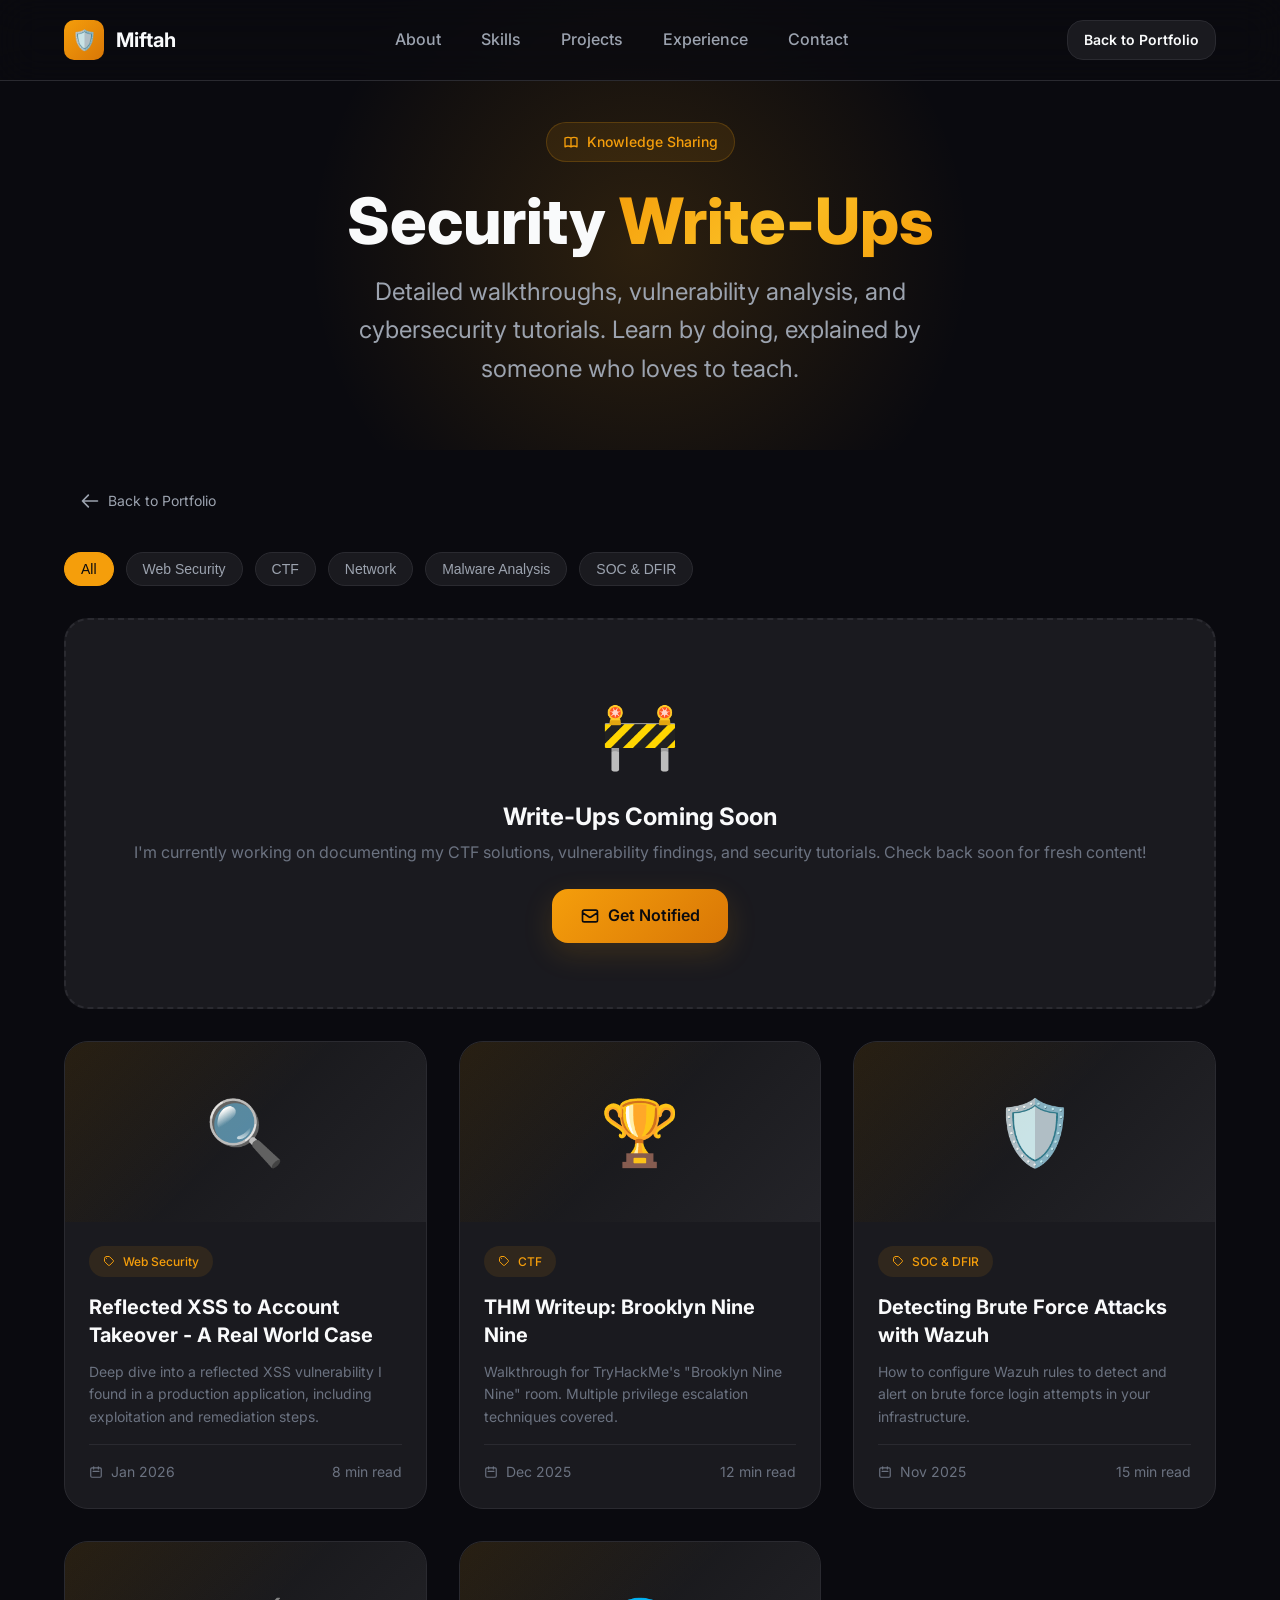
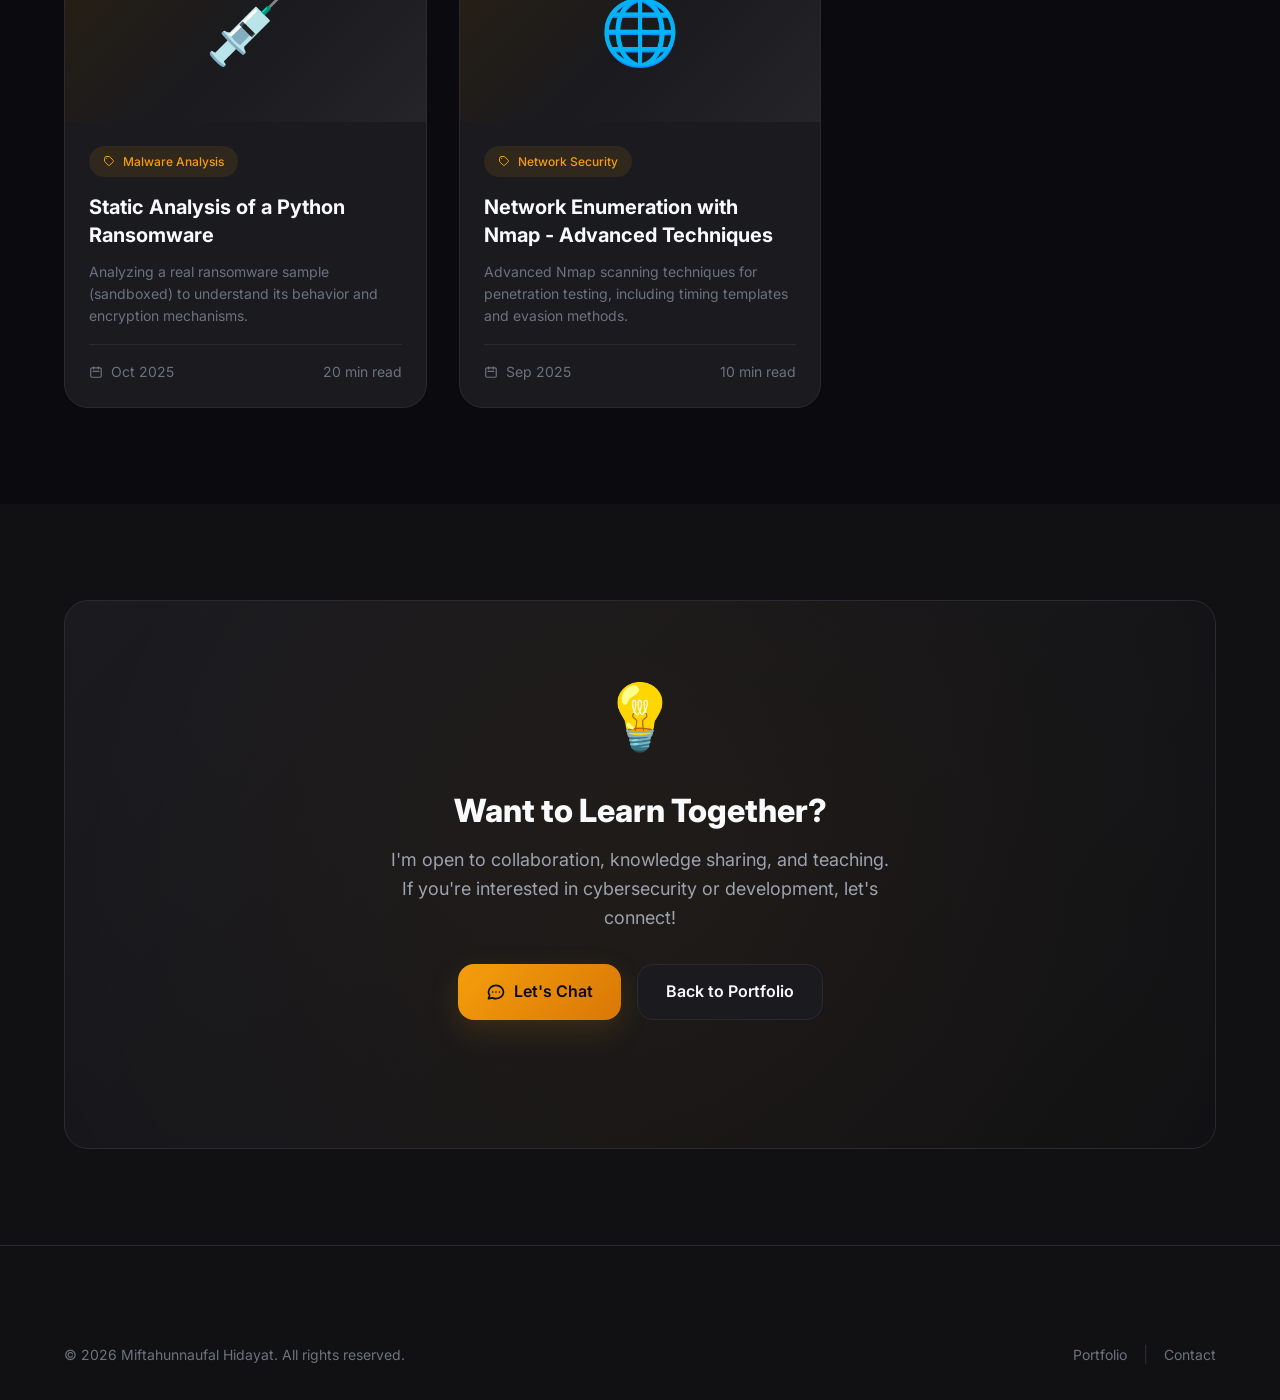
<file: writeups.html>
<!DOCTYPE html>
<html lang="en">
<head>
  <meta charset="UTF-8">
  <meta name="viewport" content="width=device-width, initial-scale=1.0">
  <meta name="description" content="Security Write-Ups, CTF Solutions & Cybersecurity Tutorials by Miftahunnaufal Hidayat">
  <meta name="author" content="Miftahunnaufal Hidayat">
  <meta name="theme-color" content="#0a0a0f">
  <title>Write-Ups | Miftahunnaufal Hidayat</title>
  
  <link rel="preconnect" href="https://fonts.googleapis.com">
  <link href="https://fonts.googleapis.com/css2?family=Inter:wght@300;400;500;600;700;800&display=swap" rel="stylesheet">
  <link rel="stylesheet" href="static/portfolio.css">
  
  <style>
    /* Additional styles for Write-ups page */
    .writeups-hero {
      min-height: 50vh;
      display: flex;
      align-items: center;
      justify-content: center;
      text-align: center;
      padding-top: 120px;
      padding-bottom: 60px;
      position: relative;
      overflow: hidden;
    }
    
    .writeups-hero::before {
      content: '';
      position: absolute;
      top: 0;
      left: 50%;
      transform: translateX(-50%);
      width: 800px;
      height: 500px;
      background: radial-gradient(circle, rgba(245, 158, 11, 0.15) 0%, transparent 70%);
      pointer-events: none;
    }
    
    .writeups-hero-content {
      position: relative;
      z-index: 10;
    }
    
    .writeups-grid {
      display: grid;
      grid-template-columns: repeat(auto-fill, minmax(350px, 1fr));
      gap: 2rem;
    }
    
    .writeup-card {
      background: var(--bg-card);
      border: 1px solid var(--border);
      border-radius: var(--radius-lg);
      overflow: hidden;
      transition: var(--transition);
      cursor: pointer;
    }
    
    .writeup-card:hover {
      border-color: var(--accent);
      transform: translateY(-8px);
      box-shadow: var(--shadow);
    }
    
    .writeup-card-image {
      height: 180px;
      background: linear-gradient(135deg, var(--bg-secondary) 0%, var(--bg-card-hover) 100%);
      display: flex;
      align-items: center;
      justify-content: center;
      font-size: 4rem;
      position: relative;
      overflow: hidden;
    }
    
    .writeup-card-image::after {
      content: '';
      position: absolute;
      inset: 0;
      background: linear-gradient(135deg, rgba(245, 158, 11, 0.1) 0%, transparent 50%);
    }
    
    .writeup-card-content {
      padding: 1.5rem;
    }
    
    .writeup-card-category {
      display: inline-flex;
      align-items: center;
      gap: 0.5rem;
      padding: 0.375rem 0.875rem;
      background: rgba(245, 158, 11, 0.1);
      border-radius: 2rem;
      font-size: 0.75rem;
      font-weight: 500;
      color: var(--accent);
      margin-bottom: 1rem;
    }
    
    .writeup-card-title {
      font-size: 1.25rem;
      font-weight: 700;
      margin-bottom: 0.75rem;
      line-height: 1.4;
    }
    
    .writeup-card-title:hover {
      color: var(--accent);
    }
    
    .writeup-card-excerpt {
      color: var(--text-muted);
      font-size: 0.875rem;
      line-height: 1.6;
      margin-bottom: 1rem;
    }
    
    .writeup-card-meta {
      display: flex;
      align-items: center;
      justify-content: space-between;
      padding-top: 1rem;
      border-top: 1px solid var(--border);
    }
    
    .writeup-card-date {
      display: flex;
      align-items: center;
      gap: 0.5rem;
      color: var(--text-muted);
      font-size: 0.875rem;
    }
    
    .writeup-card-read-time {
      display: flex;
      align-items: center;
      gap: 0.5rem;
      color: var(--text-muted);
      font-size: 0.875rem;
    }
    
    .writeup-filters {
      display: flex;
      flex-wrap: wrap;
      gap: 0.75rem;
      margin-bottom: 2rem;
    }
    
    .writeup-filter {
      padding: 0.5rem 1rem;
      background: var(--bg-card);
      border: 1px solid var(--border);
      border-radius: 2rem;
      font-size: 0.875rem;
      font-weight: 500;
      color: var(--text-secondary);
      cursor: pointer;
      transition: var(--transition);
    }
    
    .writeup-filter:hover,
    .writeup-filter.active {
      background: var(--accent);
      border-color: var(--accent);
      color: var(--bg-primary);
    }
    
    .back-to-portfolio {
      display: inline-flex;
      align-items: center;
      gap: 0.5rem;
      padding: 0.5rem 1rem;
      color: var(--text-secondary);
      font-size: 0.875rem;
      margin-bottom: 2rem;
      transition: var(--transition);
    }
    
    .back-to-portfolio:hover {
      color: var(--accent);
    }
    
    .back-to-portfolio svg {
      width: 20px;
      height: 20px;
    }
    
    .coming-soon-card {
      background: var(--bg-card);
      border: 2px dashed var(--border);
      border-radius: var(--radius-lg);
      padding: 4rem 2rem;
      text-align: center;
      grid-column: 1 / -1;
    }
    
    .coming-soon-icon {
      font-size: 4rem;
      margin-bottom: 1rem;
    }
    
    .coming-soon-title {
      font-size: 1.5rem;
      font-weight: 700;
      margin-bottom: 0.5rem;
    }
    
    .coming-soon-text {
      color: var(--text-muted);
      margin-bottom: 1.5rem;
    }
    
    @media (max-width: 768px) {
      .writeups-grid {
        grid-template-columns: 1fr;
      }
    }
  </style>
  
  <link rel="icon" href="data:image/svg+xml,<svg xmlns=%22http://www.w3.org/2000/svg%22 viewBox=%220 0 100 100%22><text y=%22.9em%22 font-size=%2290%22>🛡️</text></svg>">
</head>
<body>
  
  <!-- Navigation -->
  <nav class="navbar">
    <div class="container">
      <a href="/" class="nav-brand">
        <div class="nav-brand-icon">🛡️</div>
        <span>Miftah</span>
      </a>
      
      <ul class="nav-links">
        <li><a href="/#about" class="nav-link">About</a></li>
        <li><a href="/#skills" class="nav-link">Skills</a></li>
        <li><a href="/#projects" class="nav-link">Projects</a></li>
        <li><a href="/#experience" class="nav-link">Experience</a></li>
        <li><a href="/#contact" class="nav-link">Contact</a></li>
      </ul>
      
      <div class="nav-cta">
        <a href="/" class="btn btn-secondary btn-sm">Back to Portfolio</a>
      </div>
      
      <button class="mobile-menu-btn" aria-label="Toggle menu">
        <span></span>
        <span></span>
        <span></span>
      </button>
    </div>
  </nav>

  <!-- Write-ups Hero -->
  <section class="writeups-hero">
    <div class="writeups-hero-content">
      <div class="section-badge" style="margin: 0 auto 1.5rem;">
        <svg width="16" height="16" fill="none" stroke="currentColor" viewBox="0 0 24 24">
          <path stroke-linecap="round" stroke-linejoin="round" stroke-width="2" d="M12 6.253v13m0-13C10.832 5.477 9.246 5 7.5 5S4.168 5.477 3 6.253v13C4.168 18.477 5.754 18 7.5 18s3.332.477 4.5 1.253m0-13C13.168 5.477 14.754 5 16.5 5c1.747 0 3.332.477 4.5 1.253v13C19.832 18.477 18.247 18 16.5 18c-1.746 0-3.332.477-4.5 1.253"/>
        </svg>
        <span>Knowledge Sharing</span>
      </div>
      <h1 class="hero-title" style="font-size: clamp(2rem, 6vw, 4rem); margin-bottom: 1rem;">
        Security <span class="gradient-text">Write-Ups</span>
      </h1>
      <p class="hero-subtitle" style="max-width: 600px; margin: 0 auto;">
        Detailed walkthroughs, vulnerability analysis, and cybersecurity tutorials. 
        Learn by doing, explained by someone who loves to teach.
      </p>
    </div>
  </section>

  <!-- Write-ups Section -->
  <section class="section" style="padding-top: 2rem;">
    <div class="container">
      <a href="/" class="back-to-portfolio">
        <svg fill="none" stroke="currentColor" viewBox="0 0 24 24">
          <path stroke-linecap="round" stroke-linejoin="round" stroke-width="2" d="M10 19l-7-7m0 0l7-7m-7 7h18"/>
        </svg>
        Back to Portfolio
      </a>
      
      <div class="writeup-filters animate-on-scroll">
        <button class="writeup-filter active">All</button>
        <button class="writeup-filter">Web Security</button>
        <button class="writeup-filter">CTF</button>
        <button class="writeup-filter">Network</button>
        <button class="writeup-filter">Malware Analysis</button>
        <button class="writeup-filter">SOC & DFIR</button>
      </div>
      
      <div class="writeups-grid">
        <!-- Coming Soon Card -->
        <div class="coming-soon-card animate-on-scroll">
          <div class="coming-soon-icon">🚧</div>
          <h3 class="coming-soon-title">Write-Ups Coming Soon</h3>
          <p class="coming-soon-text">
            I'm currently working on documenting my CTF solutions, vulnerability findings, 
            and security tutorials. Check back soon for fresh content!
          </p>
          <a href="/#contact" class="btn btn-primary">
            <svg width="20" height="20" fill="none" stroke="currentColor" viewBox="0 0 24 24">
              <path stroke-linecap="round" stroke-linejoin="round" stroke-width="2" d="M3 8l7.89 5.26a2 2 0 002.22 0L21 8M5 19h14a2 2 0 002-2V7a2 2 0 00-2-2H5a2 2 0 00-2 2v10a2 2 0 002 2z"/>
            </svg>
            Get Notified
          </a>
        </div>
        
        <!-- Sample Write-up Cards (Placeholders) -->
        <article class="writeup-card animate-on-scroll">
          <div class="writeup-card-image">🔍</div>
          <div class="writeup-card-content">
            <span class="writeup-card-category">
              <svg width="12" height="12" fill="none" stroke="currentColor" viewBox="0 0 24 24">
                <path stroke-linecap="round" stroke-linejoin="round" stroke-width="2" d="M7 7h.01M7 3h5c.512 0 1.024.195 1.414.586l7 7a2 2 0 010 2.828l-7 7a2 2 0 01-2.828 0l-7-7A1.994 1.994 0 013 12V7a4 4 0 014-4z"/>
              </svg>
              Web Security
            </span>
            <h3 class="writeup-card-title">Reflected XSS to Account Takeover - A Real World Case</h3>
            <p class="writeup-card-excerpt">
              Deep dive into a reflected XSS vulnerability I found in a production application, 
              including exploitation and remediation steps.
            </p>
            <div class="writeup-card-meta">
              <span class="writeup-card-date">
                <svg width="14" height="14" fill="none" stroke="currentColor" viewBox="0 0 24 24">
                  <path stroke-linecap="round" stroke-linejoin="round" stroke-width="2" d="M8 7V3m8 4V3m-9 8h10M5 21h14a2 2 0 002-2V7a2 2 0 00-2-2H5a2 2 0 00-2 2v12a2 2 0 002 2z"/>
                </svg>
                Jan 2026
              </span>
              <span class="writeup-card-read-time">8 min read</span>
            </div>
          </div>
        </article>
        
        <article class="writeup-card animate-on-scroll" data-delay="100">
          <div class="writeup-card-image">🏆</div>
          <div class="writeup-card-content">
            <span class="writeup-card-category">
              <svg width="12" height="12" fill="none" stroke="currentColor" viewBox="0 0 24 24">
                <path stroke-linecap="round" stroke-linejoin="round" stroke-width="2" d="M7 7h.01M7 3h5c.512 0 1.024.195 1.414.586l7 7a2 2 0 010 2.828l-7 7a2 2 0 01-2.828 0l-7-7A1.994 1.994 0 013 12V7a4 4 0 014-4z"/>
              </svg>
              CTF
            </span>
            <h3 class="writeup-card-title">THM Writeup: Brooklyn Nine Nine</h3>
            <p class="writeup-card-excerpt">
              Walkthrough for TryHackMe's "Brooklyn Nine Nine" room. 
              Multiple privilege escalation techniques covered.
            </p>
            <div class="writeup-card-meta">
              <span class="writeup-card-date">
                <svg width="14" height="14" fill="none" stroke="currentColor" viewBox="0 0 24 24">
                  <path stroke-linecap="round" stroke-linejoin="round" stroke-width="2" d="M8 7V3m8 4V3m-9 8h10M5 21h14a2 2 0 002-2V7a2 2 0 00-2-2H5a2 2 0 00-2 2v12a2 2 0 002 2z"/>
                </svg>
                Dec 2025
              </span>
              <span class="writeup-card-read-time">12 min read</span>
            </div>
          </div>
        </article>
        
        <article class="writeup-card animate-on-scroll" data-delay="200">
          <div class="writeup-card-image">🛡️</div>
          <div class="writeup-card-content">
            <span class="writeup-card-category">
              <svg width="12" height="12" fill="none" stroke="currentColor" viewBox="0 0 24 24">
                <path stroke-linecap="round" stroke-linejoin="round" stroke-width="2" d="M7 7h.01M7 3h5c.512 0 1.024.195 1.414.586l7 7a2 2 0 010 2.828l-7 7a2 2 0 01-2.828 0l-7-7A1.994 1.994 0 013 12V7a4 4 0 014-4z"/>
              </svg>
              SOC & DFIR
            </span>
            <h3 class="writeup-card-title">Detecting Brute Force Attacks with Wazuh</h3>
            <p class="writeup-card-excerpt">
              How to configure Wazuh rules to detect and alert on brute force 
              login attempts in your infrastructure.
            </p>
            <div class="writeup-card-meta">
              <span class="writeup-card-date">
                <svg width="14" height="14" fill="none" stroke="currentColor" viewBox="0 0 24 24">
                  <path stroke-linecap="round" stroke-linejoin="round" stroke-width="2" d="M8 7V3m8 4V3m-9 8h10M5 21h14a2 2 0 002-2V7a2 2 0 00-2-2H5a2 2 0 00-2 2v12a2 2 0 002 2z"/>
                </svg>
                Nov 2025
              </span>
              <span class="writeup-card-read-time">15 min read</span>
            </div>
          </div>
        </article>
        
        <article class="writeup-card animate-on-scroll" data-delay="300">
          <div class="writeup-card-image">💉</div>
          <div class="writeup-card-content">
            <span class="writeup-card-category">
              <svg width="12" height="12" fill="none" stroke="currentColor" viewBox="0 0 24 24">
                <path stroke-linecap="round" stroke-linejoin="round" stroke-width="2" d="M7 7h.01M7 3h5c.512 0 1.024.195 1.414.586l7 7a2 2 0 010 2.828l-7 7a2 2 0 01-2.828 0l-7-7A1.994 1.994 0 013 12V7a4 4 0 014-4z"/>
              </svg>
              Malware Analysis
            </span>
            <h3 class="writeup-card-title">Static Analysis of a Python Ransomware</h3>
            <p class="writeup-card-excerpt">
              Analyzing a real ransomware sample (sandboxed) to understand 
              its behavior and encryption mechanisms.
            </p>
            <div class="writeup-card-meta">
              <span class="writeup-card-date">
                <svg width="14" height="14" fill="none" stroke="currentColor" viewBox="0 0 24 24">
                  <path stroke-linecap="round" stroke-linejoin="round" stroke-width="2" d="M8 7V3m8 4V3m-9 8h10M5 21h14a2 2 0 002-2V7a2 2 0 00-2-2H5a2 2 0 00-2 2v12a2 2 0 002 2z"/>
                </svg>
                Oct 2025
              </span>
              <span class="writeup-card-read-time">20 min read</span>
            </div>
          </div>
        </article>
        
        <article class="writeup-card animate-on-scroll" data-delay="400">
          <div class="writeup-card-image">🌐</div>
          <div class="writeup-card-content">
            <span class="writeup-card-category">
              <svg width="12" height="12" fill="none" stroke="currentColor" viewBox="0 0 24 24">
                <path stroke-linecap="round" stroke-linejoin="round" stroke-width="2" d="M7 7h.01M7 3h5c.512 0 1.024.195 1.414.586l7 7a2 2 0 010 2.828l-7 7a2 2 0 01-2.828 0l-7-7A1.994 1.994 0 013 12V7a4 4 0 014-4z"/>
              </svg>
              Network Security
            </span>
            <h3 class="writeup-card-title">Network Enumeration with Nmap - Advanced Techniques</h3>
            <p class="writeup-card-excerpt">
              Advanced Nmap scanning techniques for penetration testing, 
              including timing templates and evasion methods.
            </p>
            <div class="writeup-card-meta">
              <span class="writeup-card-date">
                <svg width="14" height="14" fill="none" stroke="currentColor" viewBox="0 0 24 24">
                  <path stroke-linecap="round" stroke-linejoin="round" stroke-width="2" d="M8 7V3m8 4V3m-9 8h10M5 21h14a2 2 0 002-2V7a2 2 0 00-2-2H5a2 2 0 00-2 2v12a2 2 0 002 2z"/>
                </svg>
                Sep 2025
              </span>
              <span class="writeup-card-read-time">10 min read</span>
            </div>
          </div>
        </article>
      </div>
    </div>
  </section>

  <!-- CTA Section -->
  <section class="section" style="background: var(--bg-secondary);">
    <div class="container">
      <div class="writeups-cta animate-on-scroll">
        <div class="writeups-cta-content">
          <div class="writeups-cta-icon">💡</div>
          <h2 class="writeups-cta-title">Want to Learn Together?</h2>
          <p class="writeups-cta-description">
            I'm open to collaboration, knowledge sharing, and teaching. 
            If you're interested in cybersecurity or development, let's connect!
          </p>
          <div class="hero-actions" style="justify-content: center;">
            <a href="/#contact" class="btn btn-primary">
              <svg width="20" height="20" fill="none" stroke="currentColor" viewBox="0 0 24 24">
                <path stroke-linecap="round" stroke-linejoin="round" stroke-width="2" d="M8 12h.01M12 12h.01M16 12h.01M21 12c0 4.418-4.03 8-9 8a9.863 9.863 0 01-4.255-.949L3 20l1.395-3.72C3.512 15.042 3 13.574 3 12c0-4.418 4.03-8 9-8s9 3.582 9 8z"/>
              </svg>
              Let's Chat
            </a>
            <a href="/" class="btn btn-secondary">
              Back to Portfolio
            </a>
          </div>
        </div>
      </div>
    </div>
  </section>

  <!-- Footer -->
  <footer class="footer">
    <div class="container">
      <div class="footer-bottom" style="border-top: none;">
        <p class="footer-copyright">© 2026 Miftahunnaufal Hidayat. All rights reserved.</p>
        <div style="display: flex; align-items: center; gap: 1rem;">
          <a href="/" style="color: var(--text-muted); font-size: 0.875rem;">Portfolio</a>
          <span style="color: var(--border);">|</span>
          <a href="/#contact" style="color: var(--text-muted); font-size: 0.875rem;">Contact</a>
        </div>
      </div>
    </div>
  </footer>

  <script src="static/portfolio.js"></script>
  <script>
    // Filter functionality
    document.querySelectorAll('.writeup-filter').forEach(filter => {
      filter.addEventListener('click', function() {
        document.querySelectorAll('.writeup-filter').forEach(f => f.classList.remove('active'));
        this.classList.add('active');
      });
    });
  </script>
</body>
</html>
</file>
<file: static/portfolio.css>
/* ============================================
   MIFT AHUNNAUFAL HIDAYAT - PORTFOLIO STYLES
   Modern, Clean, Professional Design
   ============================================ */

/* === CSS Variables === */
:root {
  --bg-primary: #0a0a0f;
  --bg-secondary: #111113;
  --bg-card: #1a1a1f;
  --bg-card-hover: #242429;
  --text-primary: #f9fafb;
  --text-secondary: #9ca3af;
  --text-muted: #6b7280;
  --accent: #f59e0b;
  --accent-light: #fbbf24;
  --accent-dark: #d97706;
  --accent-glow: rgba(245, 158, 11, 0.15);
  --accent-glow-strong: rgba(245, 158, 11, 0.25);
  --success: #10b981;
  --info: #3b82f6;
  --danger: #ef4444;
  --purple: #8b5cf6;
  --border: #2a2a30;
  --border-light: #3a3a42;
  --shadow: 0 25px 50px -12px rgba(0, 0, 0, 0.5);
  --shadow-sm: 0 10px 40px rgba(0, 0, 0, 0.3);
  --radius: 1rem;
  --radius-lg: 1.5rem;
  --transition: all 0.3s cubic-bezier(0.4, 0, 0.2, 1);
}

/* === Base Styles === */
* {
  margin: 0;
  padding: 0;
  box-sizing: border-box;
}

html {
  scroll-behavior: smooth;
}

body {
  font-family: 'Inter', -apple-system, BlinkMacSystemFont, 'Segoe UI', sans-serif;
  background: var(--bg-primary);
  color: var(--text-primary);
  line-height: 1.6;
  overflow-x: hidden;
  -webkit-font-smoothing: antialiased;
  -moz-osx-font-smoothing: grayscale;
}

::selection {
  background: rgba(245, 158, 11, 0.3);
  color: white;
}

/* === Typography === */
h1, h2, h3, h4, h5, h6 {
  font-weight: 700;
  line-height: 1.2;
}

a {
  text-decoration: none;
  color: inherit;
  transition: var(--transition);
}

/* === Utility Classes === */
.container {
  max-width: 1200px;
  margin: 0 auto;
  padding: 0 1.5rem;
}

.section {
  padding: 6rem 0;
}

.section-header {
  text-align: center;
  margin-bottom: 4rem;
}

.section-badge {
  display: inline-flex;
  align-items: center;
  gap: 0.5rem;
  padding: 0.5rem 1rem;
  background: rgba(245, 158, 11, 0.1);
  border: 1px solid rgba(245, 158, 11, 0.2);
  border-radius: 2rem;
  color: var(--accent);
  font-size: 0.875rem;
  font-weight: 500;
  margin-bottom: 1rem;
}

.section-title {
  font-size: clamp(2rem, 5vw, 3rem);
  font-weight: 800;
  margin-bottom: 1rem;
  background: linear-gradient(135deg, var(--text-primary) 0%, var(--text-secondary) 100%);
  -webkit-background-clip: text;
  -webkit-text-fill-color: transparent;
  background-clip: text;
}

.section-subtitle {
  font-size: 1.125rem;
  color: var(--text-secondary);
  max-width: 600px;
  margin: 0 auto;
}

.gradient-text {
  background: linear-gradient(135deg, var(--accent) 0%, var(--accent-light) 50%, var(--accent) 100%);
  -webkit-background-clip: text;
  -webkit-text-fill-color: transparent;
  background-clip: text;
}

/* === Buttons === */
.btn {
  display: inline-flex;
  align-items: center;
  justify-content: center;
  gap: 0.5rem;
  padding: 0.875rem 1.75rem;
  border-radius: var(--radius);
  font-weight: 600;
  font-size: 1rem;
  cursor: pointer;
  transition: var(--transition);
  border: none;
  outline: none;
}

.btn-primary {
  background: linear-gradient(135deg, var(--accent) 0%, var(--accent-dark) 100%);
  color: var(--bg-primary);
  box-shadow: 0 10px 30px var(--accent-glow);
}

.btn-primary:hover {
  transform: translateY(-3px);
  box-shadow: 0 15px 40px var(--accent-glow-strong);
}

.btn-secondary {
  background: var(--bg-card);
  color: var(--text-primary);
  border: 1px solid var(--border);
}

.btn-secondary:hover {
  background: var(--bg-card-hover);
  border-color: var(--border-light);
  transform: translateY(-2px);
}

.btn-outline {
  background: transparent;
  color: var(--accent);
  border: 2px solid var(--accent);
}

.btn-outline:hover {
  background: var(--accent);
  color: var(--bg-primary);
}

.btn-sm {
  padding: 0.5rem 1rem;
  font-size: 0.875rem;
}

.btn-icon {
  width: 3rem;
  height: 3rem;
  padding: 0;
  border-radius: 50%;
}

/* === Cards === */
.card {
  background: var(--bg-card);
  border: 1px solid var(--border);
  border-radius: var(--radius-lg);
  padding: 1.5rem;
  transition: var(--transition);
}

.card:hover {
  border-color: var(--border-light);
  transform: translateY(-5px);
  box-shadow: var(--shadow);
}

/* === Glass Effect === */
.glass {
  background: rgba(26, 26, 31, 0.8);
  backdrop-filter: blur(20px);
  -webkit-backdrop-filter: blur(20px);
}

/* === Navigation === */
.navbar {
  position: fixed;
  top: 0;
  left: 0;
  right: 0;
  z-index: 1000;
  background: rgba(10, 10, 15, 0.8);
  backdrop-filter: blur(20px);
  border-bottom: 1px solid var(--border);
}

.navbar .container {
  display: flex;
  align-items: center;
  justify-content: space-between;
  height: 80px;
}

.nav-brand {
  display: flex;
  align-items: center;
  gap: 0.75rem;
  font-weight: 700;
  font-size: 1.25rem;
}

.nav-brand-icon {
  width: 40px;
  height: 40px;
  background: linear-gradient(135deg, var(--accent) 0%, var(--accent-dark) 100%);
  border-radius: 10px;
  display: flex;
  align-items: center;
  justify-content: center;
  font-size: 1.25rem;
}

.nav-links {
  display: flex;
  align-items: center;
  gap: 0.5rem;
  list-style: none;
}

.nav-link {
  padding: 0.5rem 1rem;
  border-radius: 0.75rem;
  color: var(--text-secondary);
  font-weight: 500;
  transition: var(--transition);
}

.nav-link:hover,
.nav-link.active {
  color: var(--text-primary);
  background: var(--bg-card);
}

.nav-cta {
  display: flex;
  align-items: center;
  gap: 0.5rem;
}

.mobile-menu-btn {
  display: none;
  flex-direction: column;
  gap: 5px;
  padding: 0.5rem;
  background: transparent;
  border: none;
  cursor: pointer;
}

.mobile-menu-btn span {
  width: 24px;
  height: 2px;
  background: var(--text-primary);
  transition: var(--transition);
}

/* === Hero Section === */
.hero {
  min-height: 100vh;
  display: flex;
  align-items: center;
  position: relative;
  overflow: hidden;
  padding-top: 80px;
}

.hero-bg {
  position: absolute;
  inset: 0;
  pointer-events: none;
}

.hero-gradient {
  position: absolute;
  top: -50%;
  left: 50%;
  transform: translateX(-50%);
  width: 1000px;
  height: 800px;
  background: radial-gradient(circle, var(--accent-glow) 0%, transparent 70%);
  opacity: 0.5;
}

.hero-grid {
  position: absolute;
  inset: 0;
  background-image: 
    linear-gradient(rgba(245, 158, 11, 0.03) 1px, transparent 1px),
    linear-gradient(90deg, rgba(245, 158, 11, 0.03) 1px, transparent 1px);
  background-size: 50px 50px;
  mask-image: radial-gradient(ellipse 80% 60% at 50% 0%, black 40%, transparent 100%);
}

.hero-content {
  position: relative;
  z-index: 10;
  max-width: 900px;
  margin: 0 auto;
  text-align: center;
}

.hero-badge {
  display: inline-flex;
  align-items: center;
  gap: 0.5rem;
  padding: 0.5rem 1rem;
  background: var(--bg-card);
  border: 1px solid var(--border);
  border-radius: 2rem;
  font-size: 0.875rem;
  color: var(--text-secondary);
  margin-bottom: 1.5rem;
  animation: fadeInUp 0.6s ease-out;
}

.hero-badge-dot {
  width: 8px;
  height: 8px;
  background: var(--success);
  border-radius: 50%;
  animation: pulse 2s infinite;
}

.hero-title {
  font-size: clamp(2.5rem, 8vw, 5rem);
  font-weight: 800;
  line-height: 1.1;
  margin-bottom: 1.5rem;
  animation: fadeInUp 0.6s ease-out 0.1s both;
}

.hero-subtitle {
  font-size: clamp(1.125rem, 3vw, 1.5rem);
  color: var(--text-secondary);
  margin-bottom: 2rem;
  animation: fadeInUp 0.6s ease-out 0.2s both;
}

.hero-roles {
  display: flex;
  flex-wrap: wrap;
  justify-content: center;
  gap: 0.75rem;
  margin-bottom: 2.5rem;
  animation: fadeInUp 0.6s ease-out 0.3s both;
}

.hero-role {
  padding: 0.5rem 1rem;
  background: var(--bg-card);
  border: 1px solid var(--border);
  border-radius: 2rem;
  font-size: 0.875rem;
  font-weight: 500;
}

.hero-role.highlight {
  background: rgba(245, 158, 11, 0.1);
  border-color: rgba(245, 158, 11, 0.3);
  color: var(--accent);
}

.hero-actions {
  display: flex;
  flex-wrap: wrap;
  justify-content: center;
  gap: 1rem;
  margin-bottom: 4rem;
  animation: fadeInUp 0.6s ease-out 0.4s both;
}

.hero-stats {
  display: grid;
  grid-template-columns: repeat(4, 1fr);
  gap: 1.5rem;
  animation: fadeInUp 0.6s ease-out 0.5s both;
}

.hero-stat {
  text-align: center;
  padding: 1.5rem;
  background: var(--bg-card);
  border: 1px solid var(--border);
  border-radius: var(--radius);
}

.hero-stat-value {
  font-size: 2rem;
  font-weight: 800;
  margin-bottom: 0.25rem;
}

.hero-stat-label {
  font-size: 0.875rem;
  color: var(--text-muted);
}

.scroll-indicator {
  position: absolute;
  bottom: 2rem;
  left: 50%;
  transform: translateX(-50%);
  animation: bounce 2s infinite;
}

.scroll-indicator svg {
  width: 24px;
  height: 24px;
  color: var(--text-muted);
}

/* === About Section === */
.about-grid {
  display: grid;
  grid-template-columns: 1fr 1.5fr;
  gap: 4rem;
  align-items: center;
}

.about-image {
  position: relative;
}

.about-avatar {
  width: 100%;
  aspect-ratio: 1;
  background: linear-gradient(135deg, var(--bg-card) 0%, var(--bg-card-hover) 100%);
  border-radius: var(--radius-lg);
  border: 1px solid var(--border);
  display: flex;
  align-items: center;
  justify-content: center;
  font-size: 8rem;
  position: relative;
  overflow: hidden;
}

.about-avatar::before {
  content: '';
  position: absolute;
  inset: 0;
  background: linear-gradient(135deg, var(--accent-glow) 0%, transparent 50%);
}

.about-status {
  position: absolute;
  bottom: 1rem;
  right: 1rem;
  display: flex;
  align-items: center;
  gap: 0.5rem;
  padding: 0.5rem 1rem;
  background: var(--bg-card);
  border: 1px solid var(--border);
  border-radius: 2rem;
  font-size: 0.875rem;
}

.about-status-dot {
  width: 8px;
  height: 8px;
  background: var(--success);
  border-radius: 50%;
  animation: pulse 2s infinite;
}

.about-content h2 {
  font-size: 2rem;
  margin-bottom: 1.5rem;
}

.about-intro {
  font-size: 1.25rem;
  color: var(--text-secondary);
  margin-bottom: 1.5rem;
  line-height: 1.8;
}

.about-text {
  color: var(--text-muted);
  margin-bottom: 2rem;
  line-height: 1.8;
}

.about-highlights {
  display: grid;
  grid-template-columns: 1fr 1fr;
  gap: 1rem;
  margin-bottom: 2rem;
}

.about-highlight {
  display: flex;
  align-items: center;
  gap: 0.75rem;
  padding: 1rem;
  background: var(--bg-card);
  border-radius: var(--radius);
  border: 1px solid var(--border);
}

.about-highlight-icon {
  width: 40px;
  height: 40px;
  background: rgba(245, 158, 11, 0.1);
  border-radius: 10px;
  display: flex;
  align-items: center;
  justify-content: center;
  font-size: 1.25rem;
}

.about-highlight-text {
  font-weight: 500;
  font-size: 0.875rem;
}

/* === Skills Section === */
.skills-grid {
  display: grid;
  grid-template-columns: repeat(auto-fit, minmax(280px, 1fr));
  gap: 1.5rem;
}

.skill-category {
  background: var(--bg-card);
  border: 1px solid var(--border);
  border-radius: var(--radius-lg);
  padding: 2rem;
  transition: var(--transition);
}

.skill-category:hover {
  border-color: var(--accent);
  transform: translateY(-5px);
  box-shadow: var(--shadow);
}

.skill-category-icon {
  width: 56px;
  height: 56px;
  background: linear-gradient(135deg, var(--accent-glow) 0%, transparent 100%);
  border-radius: 14px;
  display: flex;
  align-items: center;
  justify-content: center;
  font-size: 1.5rem;
  margin-bottom: 1.5rem;
}

.skill-category-title {
  font-size: 1.25rem;
  font-weight: 700;
  margin-bottom: 1rem;
}

.skill-tags {
  display: flex;
  flex-wrap: wrap;
  gap: 0.5rem;
}

.skill-tag {
  padding: 0.375rem 0.875rem;
  background: var(--bg-secondary);
  border: 1px solid var(--border);
  border-radius: 2rem;
  font-size: 0.875rem;
  font-weight: 500;
  transition: var(--transition);
}

.skill-tag:hover {
  border-color: var(--accent);
  background: rgba(245, 158, 11, 0.1);
}

/* === Projects Section === */
.projects-grid {
  display: grid;
  grid-template-columns: repeat(auto-fit, minmax(350px, 1fr));
  gap: 2rem;
}

.project-card {
  background: var(--bg-card);
  border: 1px solid var(--border);
  border-radius: var(--radius-lg);
  overflow: hidden;
  transition: var(--transition);
}

.project-card:hover {
  border-color: var(--accent);
  transform: translateY(-8px);
  box-shadow: var(--shadow);
}

.project-image {
  height: 200px;
  background: linear-gradient(135deg, var(--bg-secondary) 0%, var(--bg-card-hover) 100%);
  display: flex;
  align-items: center;
  justify-content: center;
  font-size: 4rem;
  position: relative;
  overflow: hidden;
}

.project-image::after {
  content: '';
  position: absolute;
  inset: 0;
  background: linear-gradient(135deg, var(--accent-glow) 0%, transparent 50%);
}

.project-content {
  padding: 1.5rem;
}

.project-tags {
  display: flex;
  flex-wrap: wrap;
  gap: 0.5rem;
  margin-bottom: 1rem;
}

.project-tag {
  padding: 0.25rem 0.75rem;
  background: rgba(245, 158, 11, 0.1);
  border-radius: 2rem;
  font-size: 0.75rem;
  font-weight: 500;
  color: var(--accent);
}

.project-title {
  font-size: 1.25rem;
  font-weight: 700;
  margin-bottom: 0.75rem;
}

.project-description {
  color: var(--text-muted);
  font-size: 0.875rem;
  margin-bottom: 1rem;
  line-height: 1.6;
}

.project-impact {
  display: flex;
  align-items: center;
  gap: 0.5rem;
  padding: 0.75rem 1rem;
  background: rgba(16, 185, 129, 0.1);
  border-radius: var(--radius);
  font-size: 0.875rem;
  color: var(--success);
  margin-bottom: 1.5rem;
}

.project-links {
  display: flex;
  gap: 0.75rem;
}

.project-link {
  padding: 0.5rem 1rem;
  background: var(--bg-secondary);
  border: 1px solid var(--border);
  border-radius: var(--radius);
  font-size: 0.875rem;
  font-weight: 500;
  display: flex;
  align-items: center;
  gap: 0.5rem;
  transition: var(--transition);
}

.project-link:hover {
  border-color: var(--accent);
  color: var(--accent);
}

/* === Experience Section === */
.timeline {
  position: relative;
  max-width: 800px;
  margin: 0 auto;
}

.timeline::before {
  content: '';
  position: absolute;
  left: 0;
  top: 0;
  bottom: 0;
  width: 2px;
  background: linear-gradient(180deg, var(--accent) 0%, var(--border) 100%);
}

.timeline-item {
  position: relative;
  padding-left: 3rem;
  padding-bottom: 3rem;
}

.timeline-item:last-child {
  padding-bottom: 0;
}

.timeline-dot {
  position: absolute;
  left: -7px;
  top: 0;
  width: 16px;
  height: 16px;
  background: var(--accent);
  border-radius: 50%;
  border: 3px solid var(--bg-primary);
}

.timeline-date {
  display: inline-flex;
  align-items: center;
  gap: 0.5rem;
  padding: 0.375rem 0.875rem;
  background: rgba(245, 158, 11, 0.1);
  border-radius: 2rem;
  font-size: 0.875rem;
  font-weight: 500;
  color: var(--accent);
  margin-bottom: 1rem;
}

.timeline-content {
  background: var(--bg-card);
  border: 1px solid var(--border);
  border-radius: var(--radius-lg);
  padding: 1.5rem;
  transition: var(--transition);
}

.timeline-content:hover {
  border-color: var(--border-light);
  transform: translateX(5px);
}

.timeline-role {
  font-size: 1.25rem;
  font-weight: 700;
  margin-bottom: 0.25rem;
}

.timeline-company {
  font-size: 1rem;
  color: var(--accent);
  margin-bottom: 1rem;
}

.timeline-description {
  color: var(--text-muted);
  font-size: 0.875rem;
  line-height: 1.7;
}

.timeline-skills {
  display: flex;
  flex-wrap: wrap;
  gap: 0.5rem;
  margin-top: 1rem;
  padding-top: 1rem;
  border-top: 1px solid var(--border);
}

.timeline-skill {
  padding: 0.25rem 0.75rem;
  background: var(--bg-secondary);
  border-radius: 2rem;
  font-size: 0.75rem;
  font-weight: 500;
}

/* === Achievements Section === */
.achievements-grid {
  display: grid;
  grid-template-columns: repeat(auto-fit, minmax(250px, 1fr));
  gap: 1.5rem;
}

.achievement-card {
  background: var(--bg-card);
  border: 1px solid var(--border);
  border-radius: var(--radius-lg);
  padding: 2rem;
  text-align: center;
  transition: var(--transition);
}

.achievement-card:hover {
  border-color: var(--accent);
  transform: translateY(-5px);
}

.achievement-icon {
  width: 80px;
  height: 80px;
  margin: 0 auto 1.5rem;
  background: linear-gradient(135deg, var(--accent-glow) 0%, transparent 100%);
  border-radius: 50%;
  display: flex;
  align-items: center;
  justify-content: center;
  font-size: 2.5rem;
}

.achievement-title {
  font-size: 1.125rem;
  font-weight: 700;
  margin-bottom: 0.5rem;
}

.achievement-description {
  color: var(--text-muted);
  font-size: 0.875rem;
  margin-bottom: 1rem;
}

.achievement-badge {
  display: inline-flex;
  padding: 0.375rem 1rem;
  background: rgba(245, 158, 11, 0.1);
  border-radius: 2rem;
  font-size: 0.75rem;
  font-weight: 600;
  color: var(--accent);
}

/* === Contact Section === */
.contact-wrapper {
  display: grid;
  grid-template-columns: 1fr 1fr;
  gap: 4rem;
}

.contact-info {
  padding-right: 2rem;
}

.contact-title {
  font-size: 2rem;
  font-weight: 800;
  margin-bottom: 1rem;
}

.contact-subtitle {
  color: var(--text-secondary);
  margin-bottom: 2rem;
  font-size: 1.125rem;
}

.contact-methods {
  display: flex;
  flex-direction: column;
  gap: 1rem;
  margin-bottom: 2rem;
}

.contact-method {
  display: flex;
  align-items: center;
  gap: 1rem;
  padding: 1rem 1.5rem;
  background: var(--bg-card);
  border: 1px solid var(--border);
  border-radius: var(--radius);
  transition: var(--transition);
}

.contact-method:hover {
  border-color: var(--accent);
  transform: translateX(5px);
}

.contact-method-icon {
  width: 48px;
  height: 48px;
  background: rgba(245, 158, 11, 0.1);
  border-radius: 12px;
  display: flex;
  align-items: center;
  justify-content: center;
  font-size: 1.25rem;
}

.contact-method-text {
  flex: 1;
}

.contact-method-label {
  font-size: 0.75rem;
  color: var(--text-muted);
  margin-bottom: 0.125rem;
}

.contact-method-value {
  font-weight: 600;
}

.contact-socials {
  display: flex;
  gap: 1rem;
}

.contact-social {
  width: 48px;
  height: 48px;
  background: var(--bg-card);
  border: 1px solid var(--border);
  border-radius: 50%;
  display: flex;
  align-items: center;
  justify-content: center;
  font-size: 1.25rem;
  transition: var(--transition);
}

.contact-social:hover {
  background: var(--accent);
  border-color: var(--accent);
  transform: translateY(-3px);
}

.contact-form {
  background: var(--bg-card);
  border: 1px solid var(--border);
  border-radius: var(--radius-lg);
  padding: 2rem;
}

.form-group {
  margin-bottom: 1.5rem;
}

.form-label {
  display: block;
  font-weight: 600;
  margin-bottom: 0.5rem;
  font-size: 0.875rem;
}

.form-input,
.form-textarea {
  width: 100%;
  padding: 1rem;
  background: var(--bg-secondary);
  border: 2px solid var(--border);
  border-radius: var(--radius);
  color: var(--text-primary);
  font-family: inherit;
  font-size: 1rem;
  transition: var(--transition);
}

.form-input:focus,
.form-textarea:focus {
  outline: none;
  border-color: var(--accent);
  box-shadow: 0 0 0 4px var(--accent-glow);
}

.form-textarea {
  min-height: 150px;
  resize: vertical;
}

/* === Footer === */
.footer {
  background: var(--bg-secondary);
  border-top: 1px solid var(--border);
  padding: 4rem 0 2rem;
}

.footer-grid {
  display: grid;
  grid-template-columns: 2fr 1fr 1fr;
  gap: 4rem;
  margin-bottom: 3rem;
}

.footer-brand {
  max-width: 300px;
}

.footer-brand-logo {
  display: flex;
  align-items: center;
  gap: 0.75rem;
  font-weight: 700;
  font-size: 1.25rem;
  margin-bottom: 1rem;
}

.footer-brand-icon {
  width: 40px;
  height: 40px;
  background: linear-gradient(135deg, var(--accent) 0%, var(--accent-dark) 100%);
  border-radius: 10px;
  display: flex;
  align-items: center;
  justify-content: center;
  font-size: 1.25rem;
}

.footer-brand-text {
  color: var(--text-muted);
  font-size: 0.875rem;
  line-height: 1.7;
}

.footer-column h4 {
  font-size: 1rem;
  font-weight: 700;
  margin-bottom: 1.5rem;
  color: var(--text-primary);
}

.footer-links {
  list-style: none;
}

.footer-link {
  display: block;
  color: var(--text-muted);
  padding: 0.5rem 0;
  font-size: 0.875rem;
  transition: var(--transition);
}

.footer-link:hover {
  color: var(--accent);
  transform: translateX(5px);
}

.footer-bottom {
  display: flex;
  justify-content: space-between;
  align-items: center;
  padding-top: 2rem;
  border-top: 1px solid var(--border);
}

.footer-copyright {
  color: var(--text-muted);
  font-size: 0.875rem;
}

.footer-made {
  color: var(--text-muted);
  font-size: 0.875rem;
  display: flex;
  align-items: center;
  gap: 0.5rem;
}

/* === Writeups CTA Section === */
.writeups-cta {
  background: linear-gradient(135deg, var(--bg-card) 0%, var(--bg-secondary) 100%);
  border: 1px solid var(--border);
  border-radius: var(--radius-lg);
  padding: 4rem;
  text-align: center;
  position: relative;
  overflow: hidden;
}

.writeups-cta::before {
  content: '';
  position: absolute;
  top: -50%;
  left: -50%;
  width: 200%;
  height: 200%;
  background: radial-gradient(circle, var(--accent-glow) 0%, transparent 50%);
  opacity: 0.3;
}

.writeups-cta-content {
  position: relative;
  z-index: 10;
}

.writeups-cta-icon {
  font-size: 4rem;
  margin-bottom: 1.5rem;
}

.writeups-cta-title {
  font-size: 2rem;
  font-weight: 800;
  margin-bottom: 1rem;
}

.writeups-cta-description {
  color: var(--text-secondary);
  margin-bottom: 2rem;
  font-size: 1.125rem;
  max-width: 500px;
  margin-left: auto;
  margin-right: auto;
}

/* === Animations === */
@keyframes fadeInUp {
  from {
    opacity: 0;
    transform: translateY(30px);
  }
  to {
    opacity: 1;
    transform: translateY(0);
  }
}

@keyframes bounce {
  0%, 20%, 50%, 80%, 100% {
    transform: translateX(-50%) translateY(0);
  }
  40% {
    transform: translateX(-50%) translateY(-10px);
  }
  60% {
    transform: translateX(-50%) translateY(-5px);
  }
}

@keyframes pulse {
  0%, 100% {
    opacity: 1;
  }
  50% {
    opacity: 0.5;
  }
}

.animate-on-scroll {
  opacity: 0;
  transform: translateY(20px);
  transition: opacity 0.3s ease-out, transform 0.3s ease-out;
}

.animate-on-scroll.animated {
  opacity: 1;
  transform: translateY(0);
}

/* === Responsive === */
@media (max-width: 1024px) {
  .about-grid {
    grid-template-columns: 1fr;
    gap: 3rem;
  }
  
  .about-image {
    max-width: 400px;
    margin: 0 auto;
  }
  
  .contact-wrapper {
    grid-template-columns: 1fr;
    gap: 3rem;
  }
  
  .footer-grid {
    grid-template-columns: 1fr 1fr;
    gap: 2rem;
  }
}

@media (max-width: 768px) {
  .section {
    padding: 4rem 0;
  }
  
  .nav-links {
    display: none;
  }
  
  .mobile-menu-btn {
    display: flex;
  }
  
  .hero-stats {
    grid-template-columns: repeat(2, 1fr);
  }
  
  .hero-actions {
    flex-direction: column;
    align-items: center;
  }
  
  .hero-actions .btn {
    width: 100%;
    max-width: 300px;
  }
  
  .about-highlights {
    grid-template-columns: 1fr;
  }
  
  .projects-grid {
    grid-template-columns: 1fr;
  }
  
  .timeline::before {
    left: 0;
  }
  
  .timeline-item {
    padding-left: 2rem;
  }
  
  .footer-grid {
    grid-template-columns: 1fr;
    gap: 2rem;
    text-align: center;
  }
  
  .footer-brand {
    max-width: 100%;
  }
  
  .footer-bottom {
    flex-direction: column;
    gap: 1rem;
    text-align: center;
  }
  
  .writeups-cta {
    padding: 2rem;
  }
}

@media (max-width: 480px) {
  .container {
    padding: 0 1rem;
  }
  
  .hero-stat {
    padding: 1rem;
  }
  
  .hero-stat-value {
    font-size: 1.5rem;
  }
  
  .skill-category,
  .project-card,
  .achievement-card {
    padding: 1.25rem;
  }
}
</file>
